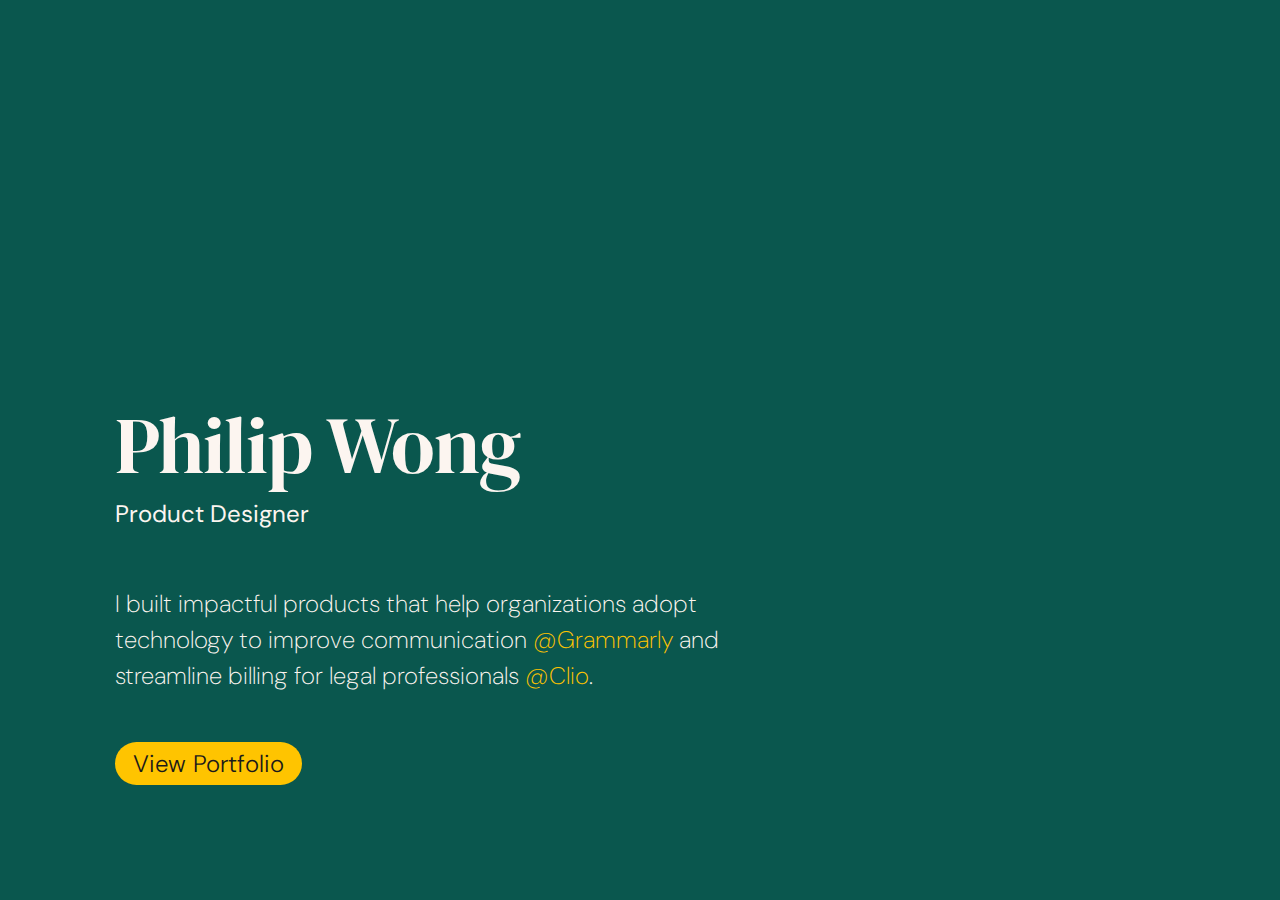
<file: index.html>
<html>
	<head>
		<title>Philip Wong | Product Designer</title>
    <meta name="viewport" content="width=device-width, initial-scale=1" />
    <link rel="icon" href="data:image/svg+xml,<svg xmlns=%22http://www.w3.org/2000/svg%22 viewBox=%220 0 100 100%22><text y=%22.9em%22 font-size=%2290%22>👀q</text></svg>">

		<link rel="preconnect" href="https://fonts.googleapis.com">
		<link rel="preconnect" href="https://fonts.gstatic.com" crossorigin>
		<link href="https://fonts.googleapis.com/css2?family=DM+Sans:opsz,wght@9..40,100..1000&family=DM+Serif+Display&display=swap" rel="stylesheet">
		<style>

			* {
				font-family: 'DM Sans', sans-serif;
				font-weight: normal;
				font-size:1em;
				line-height:1em;
				margin:0;
			}

			*::selection{
				background: #FFC400;
				color:#1a1a1a;
			}

			.cover-container{
				color: #FCF5F0;
		    	display: flex;
				flex-direction: column;
					padding:9vw;
			max-width: 650px;
			align-self:flex-end;
			}

			
			body{
				background: #0A574E;
				display:flex;
			}



			h1 {
				font-size:  5em;
				font-weight:normal;
				line-height: 1.0975;
				font-family: 'DM Serif Display', serif;
				letter-spacing: -1px;
			}


			h3{
				font-size: 1.5em;
				line-height:2em;
			}

			
			p {
				font-size:1.5em;
				line-height:1.5;
				font-weight:200;
				font-optical-sizing: auto;
				margin:2em 0 2em;
			}

a {
	color:#ffc400;
	text-decoration: none;
	font-weight:inherit;
}

a:hover{
	text-decoration: underline;
}
			






.resume{
	font-size: 1.5em;
	line-height:1.3;    
    border-radius: 2em;
    text-decoration: none;
    padding: 0.25em .75em;
    color: #1a1a1a;
    display:inline-block;
    font-weight:300;
    background:#ffc400;
    width:auto;
}

.resume:hover{
	background:#53867F;
	color:#FCF5F0;
	border-color:#53867F;
	position: relative;
	top:1px;
	left:1px;
	box-shadow: 0px 0.125em 0.3125em rgba(26, 26, 26, 0.4);
	text-decoration:none;
}

@media only screen and (max-width: 600px) {
	html {
		font-size:13px;
	}

	h1{
		font-size:4em;
	}
}


		</style>
	</head>
	<body>
		<div class="cover-container">
			<h1>Philip Wong</h1>
			<h3>Product Designer</h3>
			<p>I built impactful products that help organizations adopt technology to improve communication <a href="https://www.grammarly.com" target="_blank">@Grammarly</a> and streamline billing for legal professionals <a href="https://www.clio.com" target="_blank">@Clio</a>.</p>
			<div class="mobile">
				<a class="resume" href="/download/Philip-Wong-Portfolio-2025.pdf">View Portfolio</a>
			</div>
		</div>
		</body>
</html>
</file>
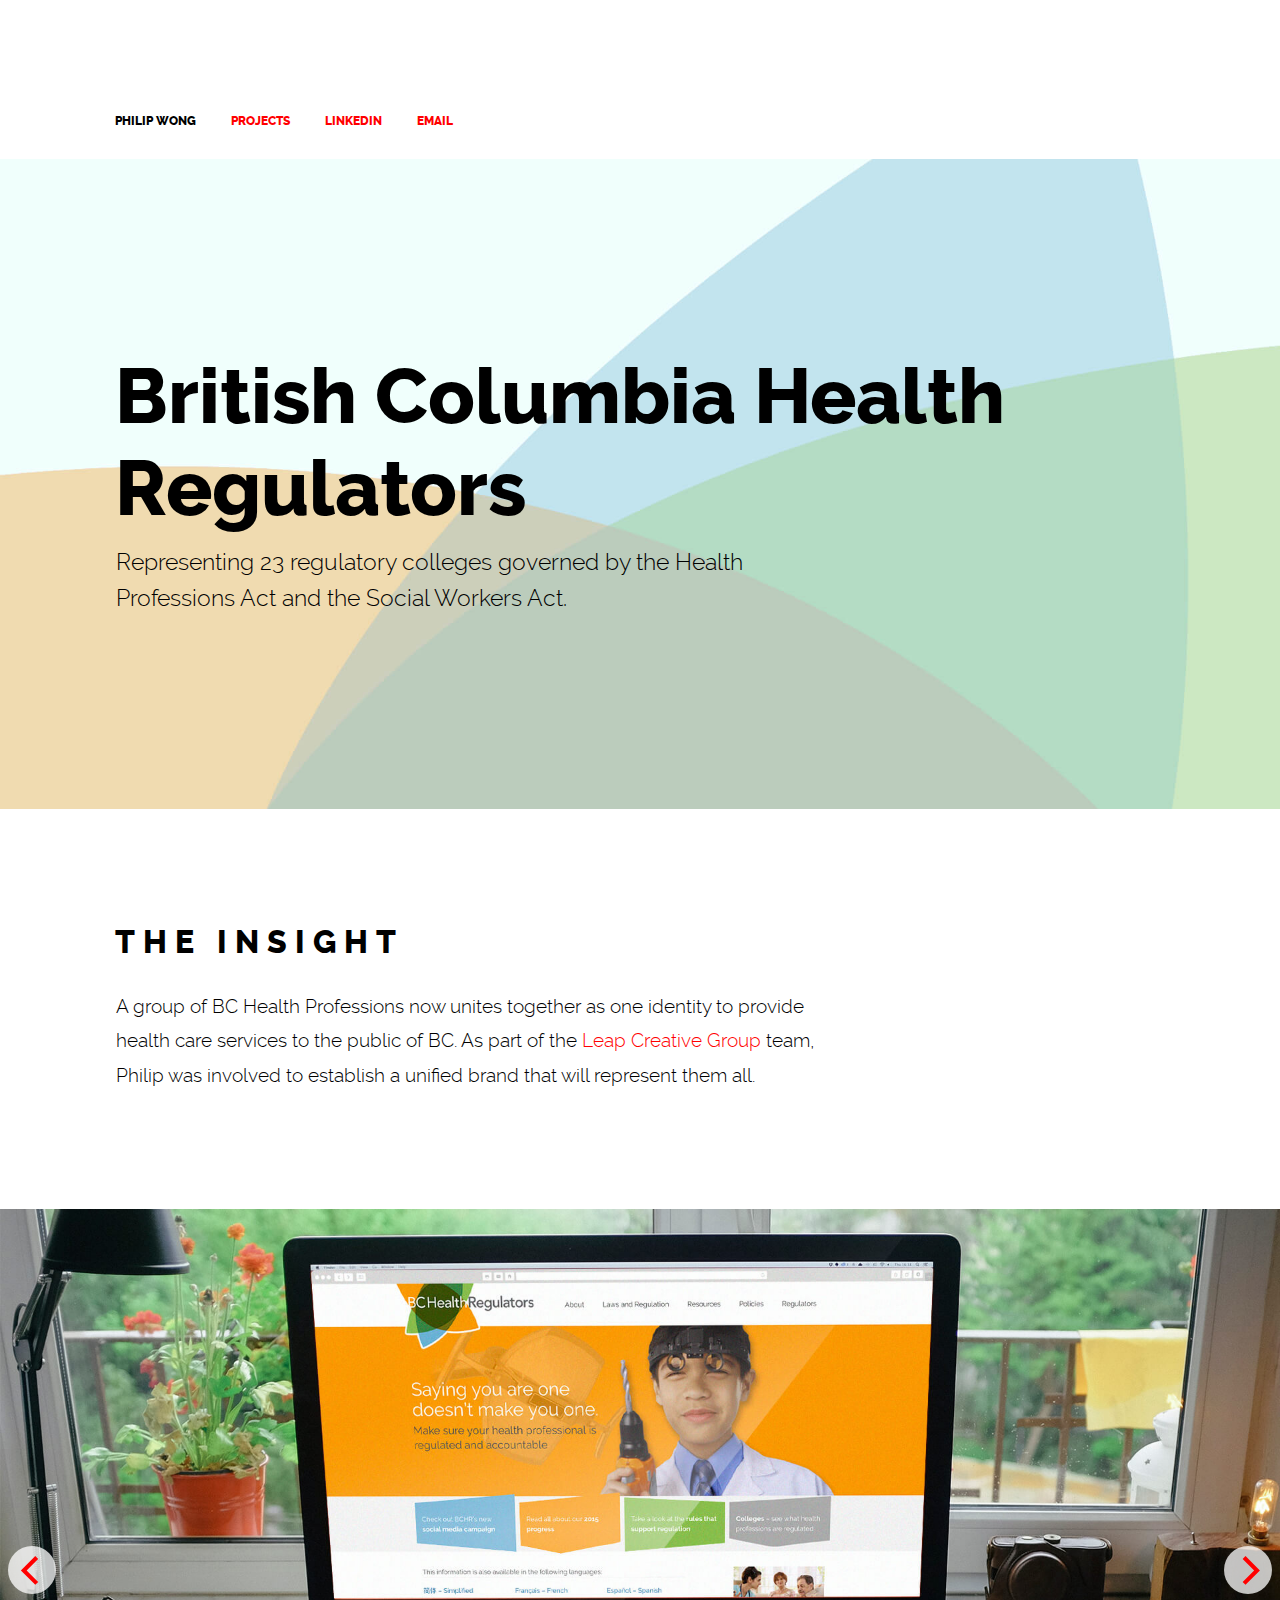
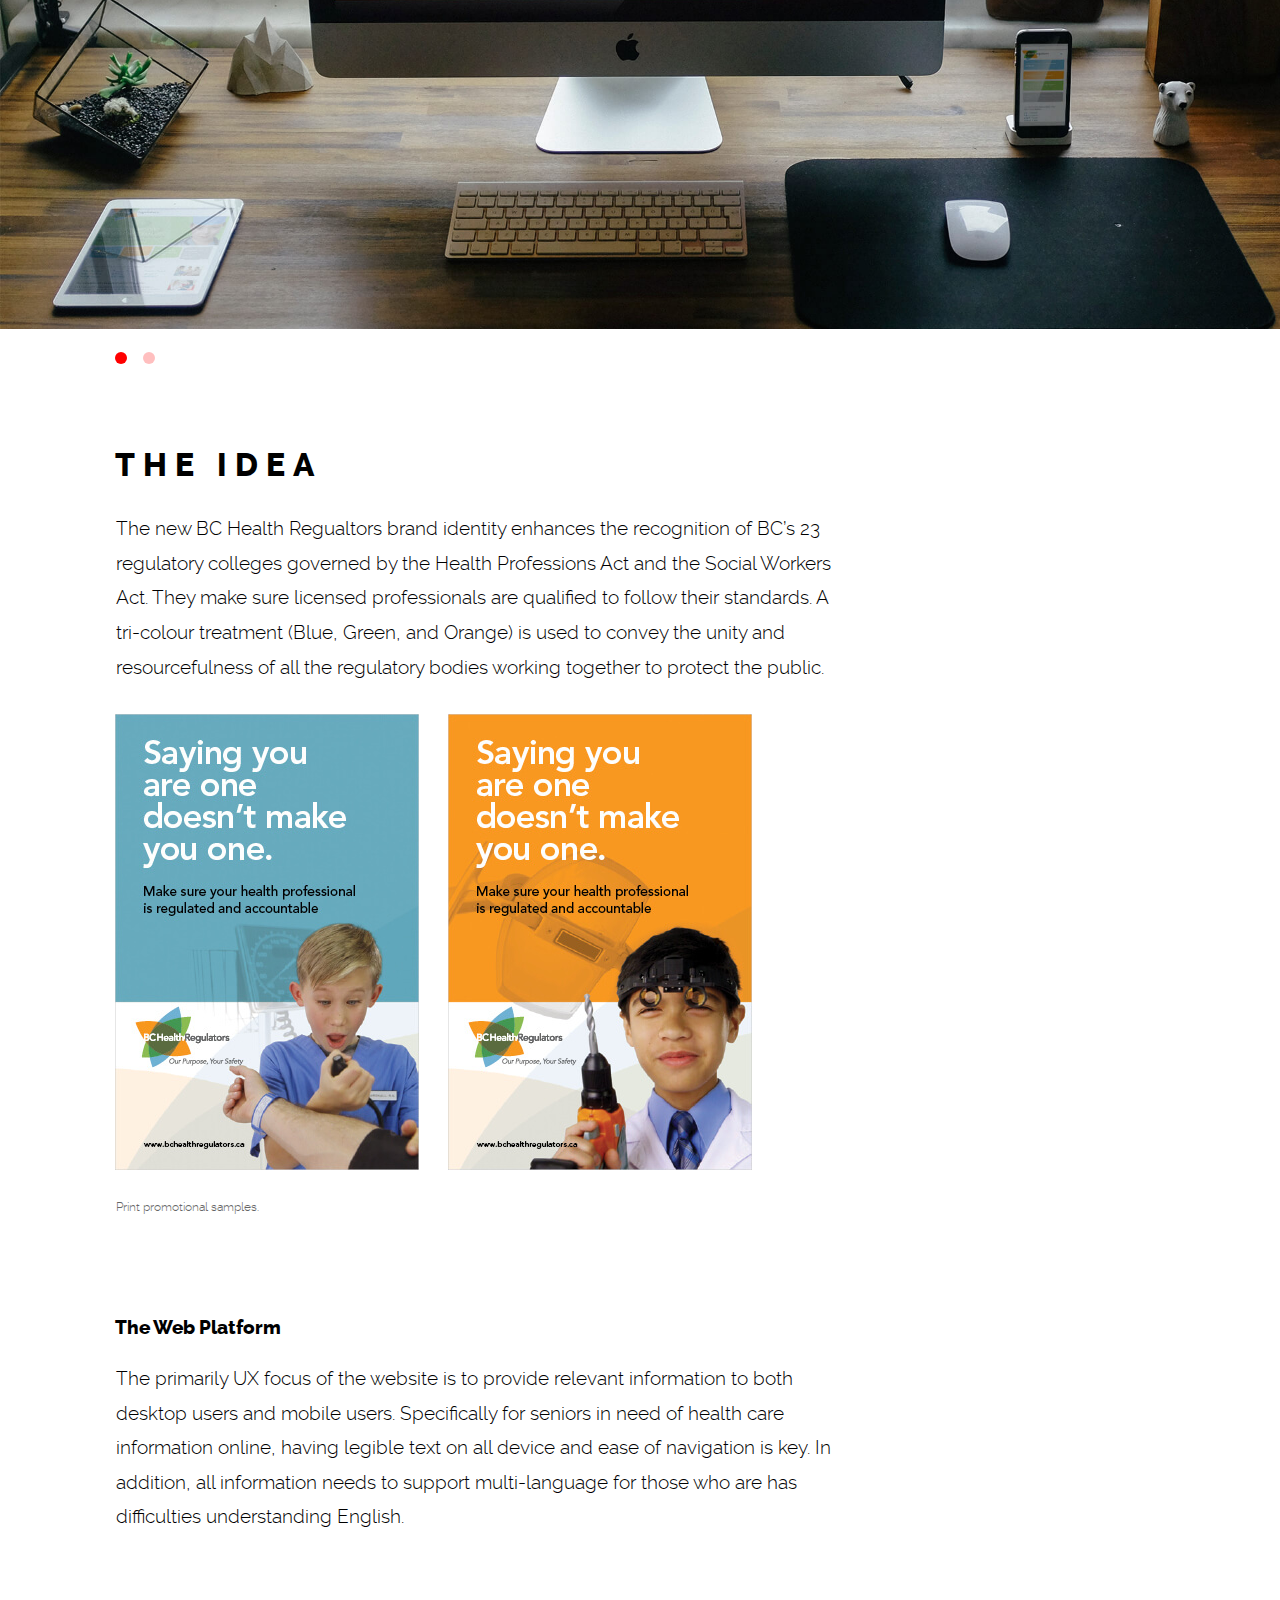
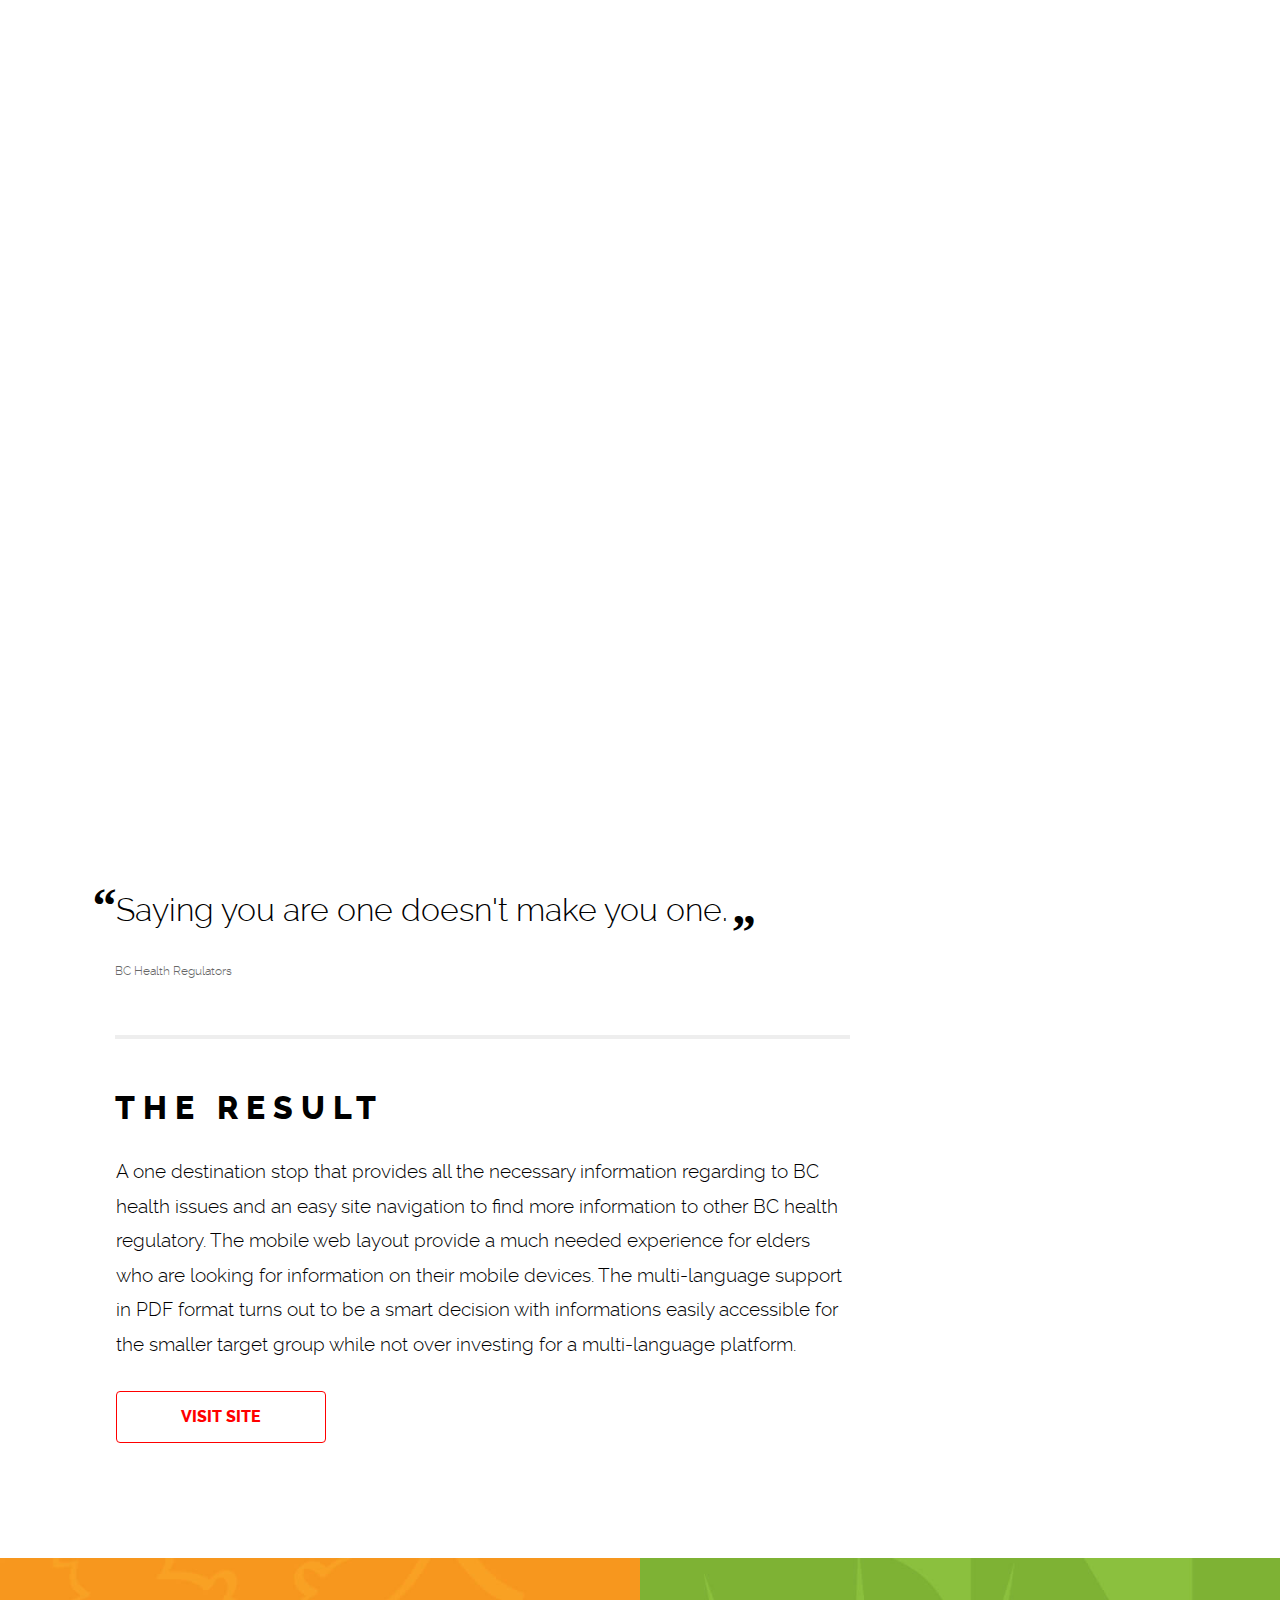
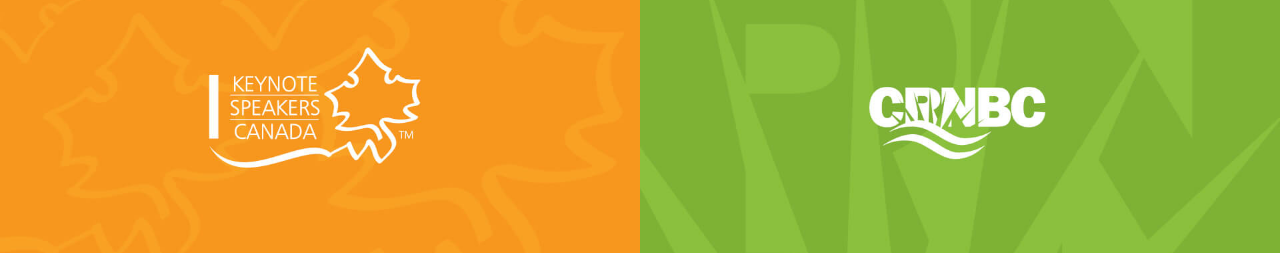
<file: portfolio/bc-health-regulators.html>
<!DOCTYPE html>
<html lang="en">
	<head>
		<title>
			BC Health Regulators | Philip Wong is an experienced UI/UX designer working in Vancouver BC
		</title>
		<meta name="viewport" content="width=device-width, initial-scale=1, maximum-scale=1" />
		<meta charset="UTF-8">
		<link rel="stylesheet" type="text/css" href="css/style.min.css">
		<link rel="icon" type="image/ico" href="img/favicon.ico">
	</head>

	<body class="bchr">

		<header id="Top">
			<nav class="nav-content-wrapper-label">
				<a href="index.html" class="black">Philip Wong</a>
				<a id="menu-button" class="pull-right">
					<span class="message-menu">Menu</span>
					<span class="message-close">Close</span>
				</a>
				<ul class="menu-list">
					<li><a class="menu-link" href="index.html#work">Projects</a></li>
					<li><a class="menu-link" target="_blank" href="https://ca.linkedin.com/in/philipwong67">LinkedIn</a></li>
					<li><a class="menu-link" href="mailto:pwon67@gmail.com">Email</a></li>
				</ul>
			</nav>
		</header>

		<div class="body-wrapper">
			<section class="hero-wrapper black" style="background-image: url('img/bchr-hero.jpg');">
				<div class="content-wrapper">
					<h1 class="headline">
						British Columbia Health Regulators
					</h1>
					<p class="no-margin-bottom">
						Representing 23 regulatory colleges governed by the Health Professions Act and the Social Workers Act.
					</p>
				</div>
			</section>

			<section id="content">
				<div class="content-wrapper">
					<h2>The Insight</h2>
					<p class="no-margin-bottom">
						A group of BC Health Professions now unites together as one identity to provide health care services to the public of BC. As part of the <a href="http://www.leapcreative.com" target="_blank">Leap Creative Group</a> team, Philip was involved to establish a unified brand that will represent them all.
					</p>
				</div>
			
				<div class="gallery js-flickity" data-flickity-options='{ "wrapAround": true, "imagesLoaded": true}'>
				  	<div class="gallery-cell">
						<picture>
					  		<source srcset="img/bchr-feature-1.jpg" media="(min-width: 1025px)">
							<img src="img/bchr-feature-1-m.jpg" alt="Bc Health Regulators website on different devices">
						</picture>
					</div>
					<div class="gallery-cell">
						<picture>
						    <source srcset="img/bchr-feature-2.jpg">
					    	<img src="img/bchr-13.jpg" alt="Bc Health Regulators website on Mobile">
						</picture>
					</div>
				</div>
				
				<div class="content-wrapper">
					<h2>The Idea</h2>
					<p>
						The new BC Health Regualtors brand identity enhances the recognition of BC’s 23 regulatory colleges governed by the Health Professions Act and the Social Workers Act. They make sure licensed professionals are qualified to follow their standards. A tri-colour treatment (Blue, Green, and Orange) is used to convey the unity and resourcefulness of all the regulatory bodies working together to protect the public. 
					</p>
					<div class="images-wrapper">
						<img src="img/bchr-thumb-1.jpg" alt="BCHR Poster 1" />
						<img src="img/bchr-thumb-2.jpg" alt="BCHR Poster 2" />
						<p class="images-caption no-margin-bottom">
							Print promotional samples.
						</p>
					</div>
					<h3>The Web Platform</h3>
					<p class="no-margin-bottom"> 
						The primarily UX focus of the website is to provide relevant information to both desktop users and mobile users. Specifically for seniors in need of health care information online, having legible text on all device and ease of navigation is key. In addition, all information needs to support multi-language for those who are has difficulties understanding English. 
					</p>
				</div>
				<div class="video-wrapper">
					<iframe src="https://player.vimeo.com/video/141340146?title=0&byline=0&portrait=0" width="500" height="281" frameborder="0" webkitallowfullscreen mozallowfullscreen allowfullscreen></iframe>
				</div>
				<div class="content-wrapper">
					<blockquote>
						<p>
							Saying you are one doesn't make you one.
						</p>
						<footer class="blockquote-caption">BC Health Regulators</footer>
					</blockquote>
					<h2>The Result</h2>
					<p> 
						A one destination stop that provides all the necessary information regarding to BC health issues and an easy site navigation to find more information to other BC health regulatory. The mobile web layout provide a much needed experience for elders who are looking for information on their mobile devices. The multi-language support in PDF format turns out to be a smart decision with informations easily accessible for the smaller target group while not over investing for a multi-language platform.
					</p>
					<p class="no-margin-bottom"> 
						<a class="btn" href="http://www.bchealthregulators.ca" target="_blank"><strong>Visit Site</strong></a>
					</p>
				</div>
			</section>

			<footer class="bottom-projects-wrapper">
				<figure class="project-wrapper">
					<picture>
						<source class="project-thumbnail" srcset="img/keynote.jpg" media="(min-width:1025px)">
						<source class="project-thumbnail" srcset="img/keynote-t.jpg" media="(min-width:569px)">
						<img class="project-thumbnail" src="img/keynote-m.jpg">
					</picture>
					<a href="keynote-speakers-canada.html" class="project-desc">
						<figcaption>
							<p class="project-label">		
								Web Design
							</p>
							<p class="project-title">
								Keynote Speakers Canada
							</p>
							<p class="project-link">						
								Learn more.
							</p>
						</figcaption>
					</a>
				</figure>
				<figure class="project-wrapper">
					<picture>
						<source class="project-thumbnail" srcset="img/crnbc.jpg" media="(min-width:1025px)">
						<source class="project-thumbnail" srcset="img/crnbc-t.jpg" media="(min-width:569px)">
						<img class="project-thumbnail" src="img/crnbc-m.jpg">
					</picture>
					<a href="crnbc.html" class="project-desc">
						<figcaption >
							<p class="project-label">		
								Application Design
							</p>
							<p class="project-title">
								College of Registered Nurses in BC
							</p>
							<p class="project-link">
								Learn more.
							</p>
						</figcaption>
					</a>
				</figure>
			</footer>

		</div><!--End of Body Wrapper-->	

		<script src="js/jquery.min.js"></script>	
	</body>
</html>
</file>
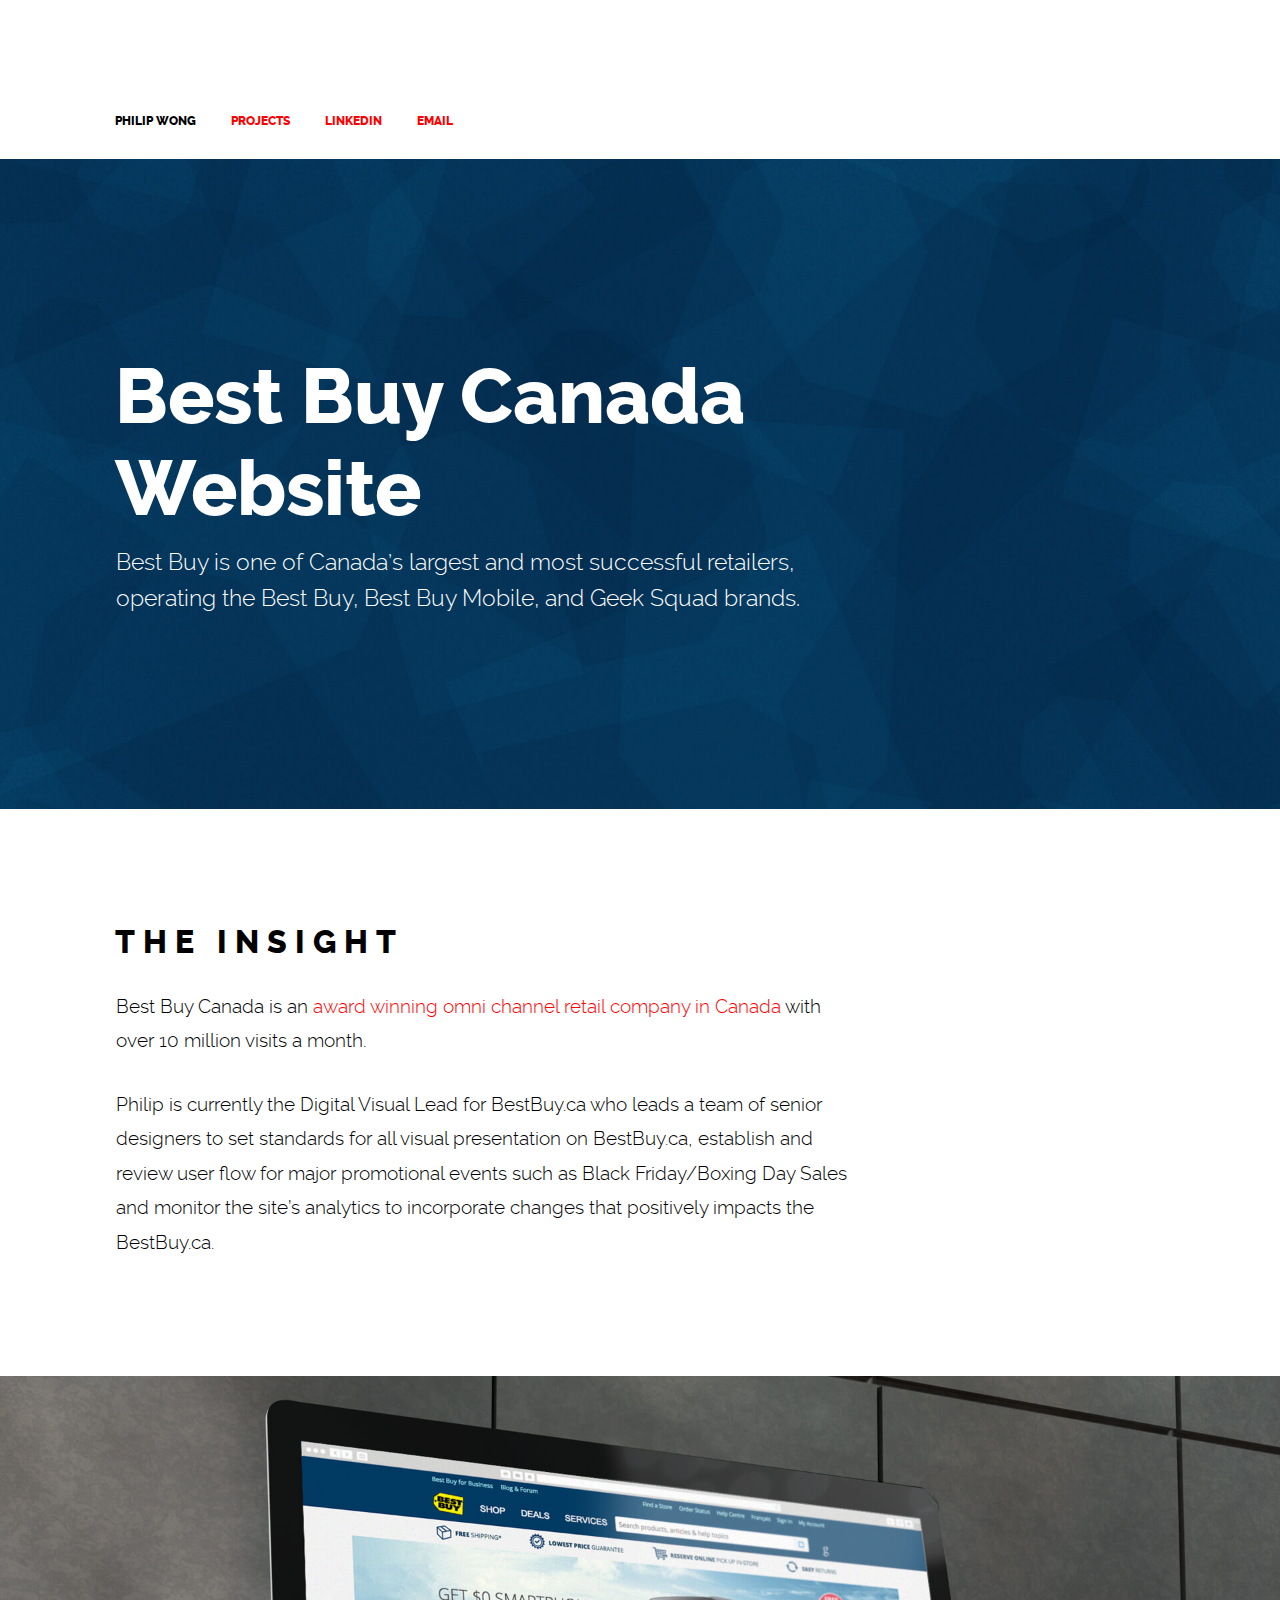
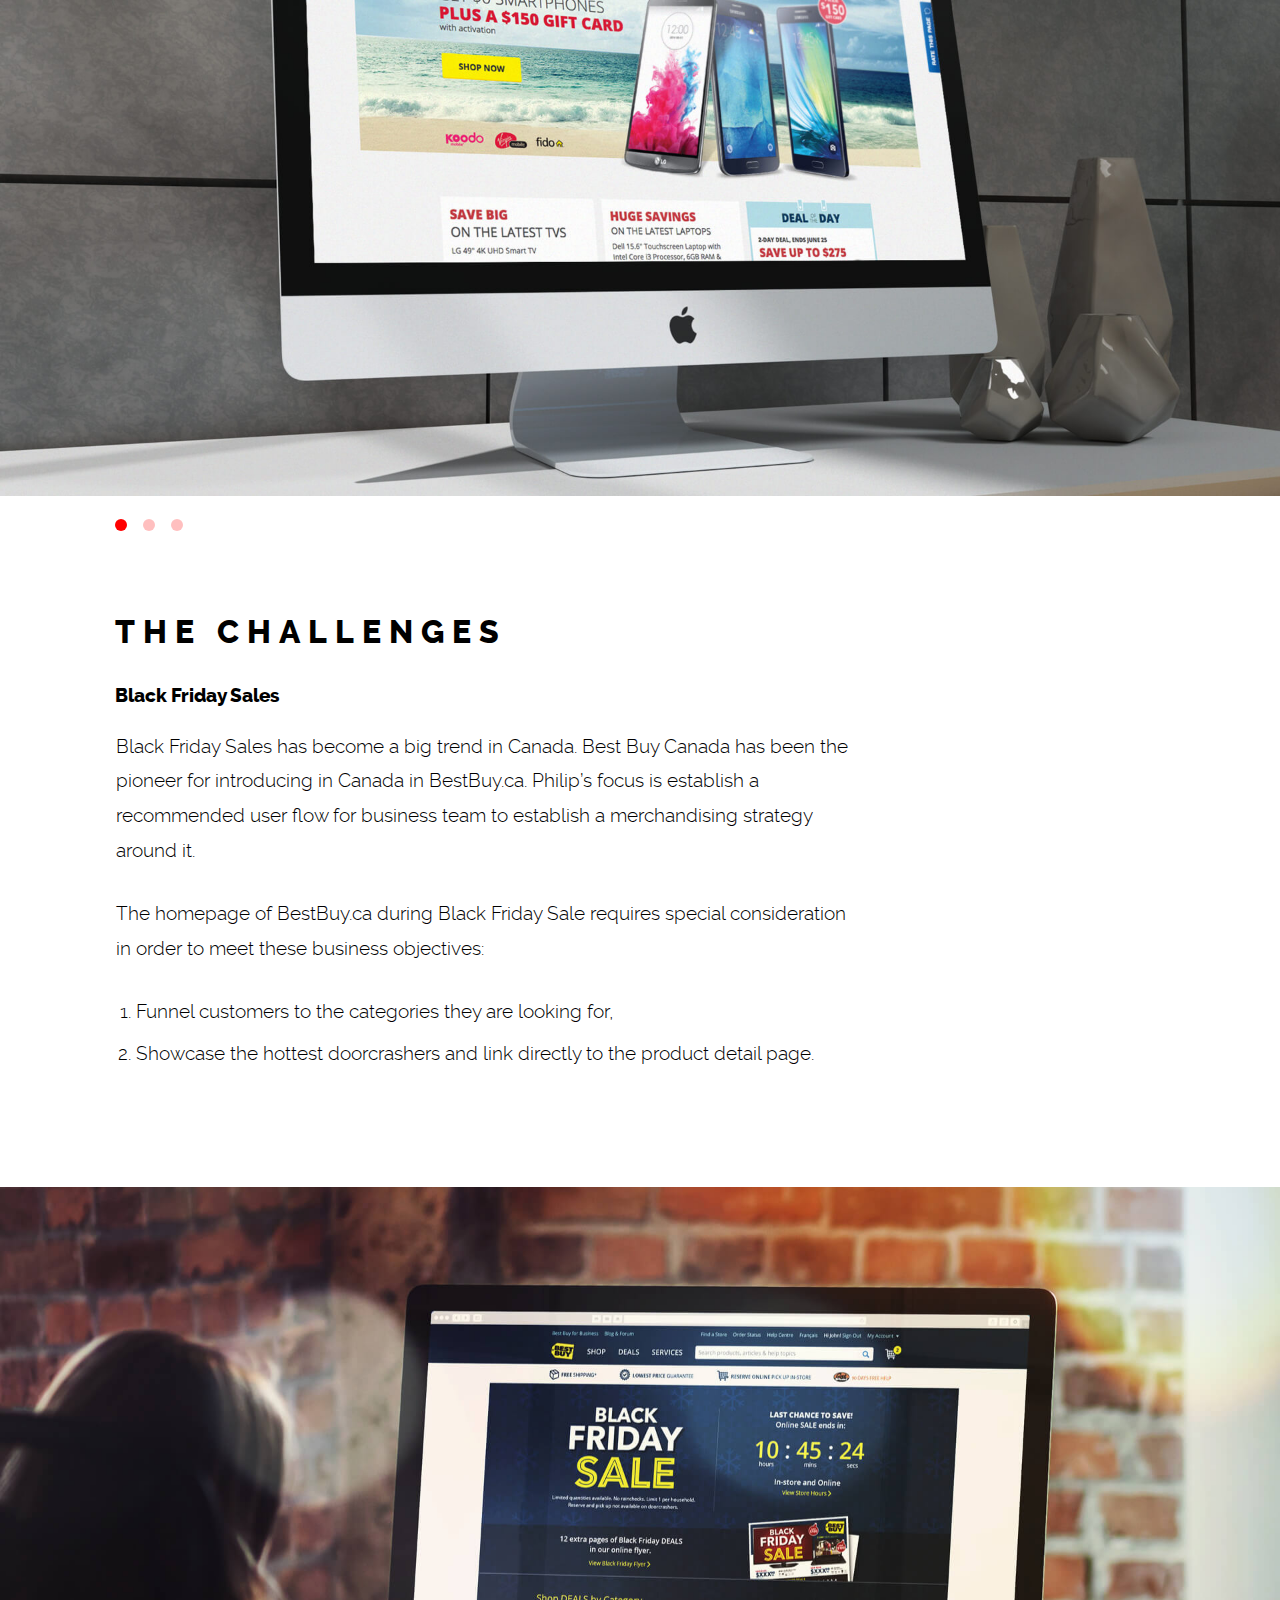
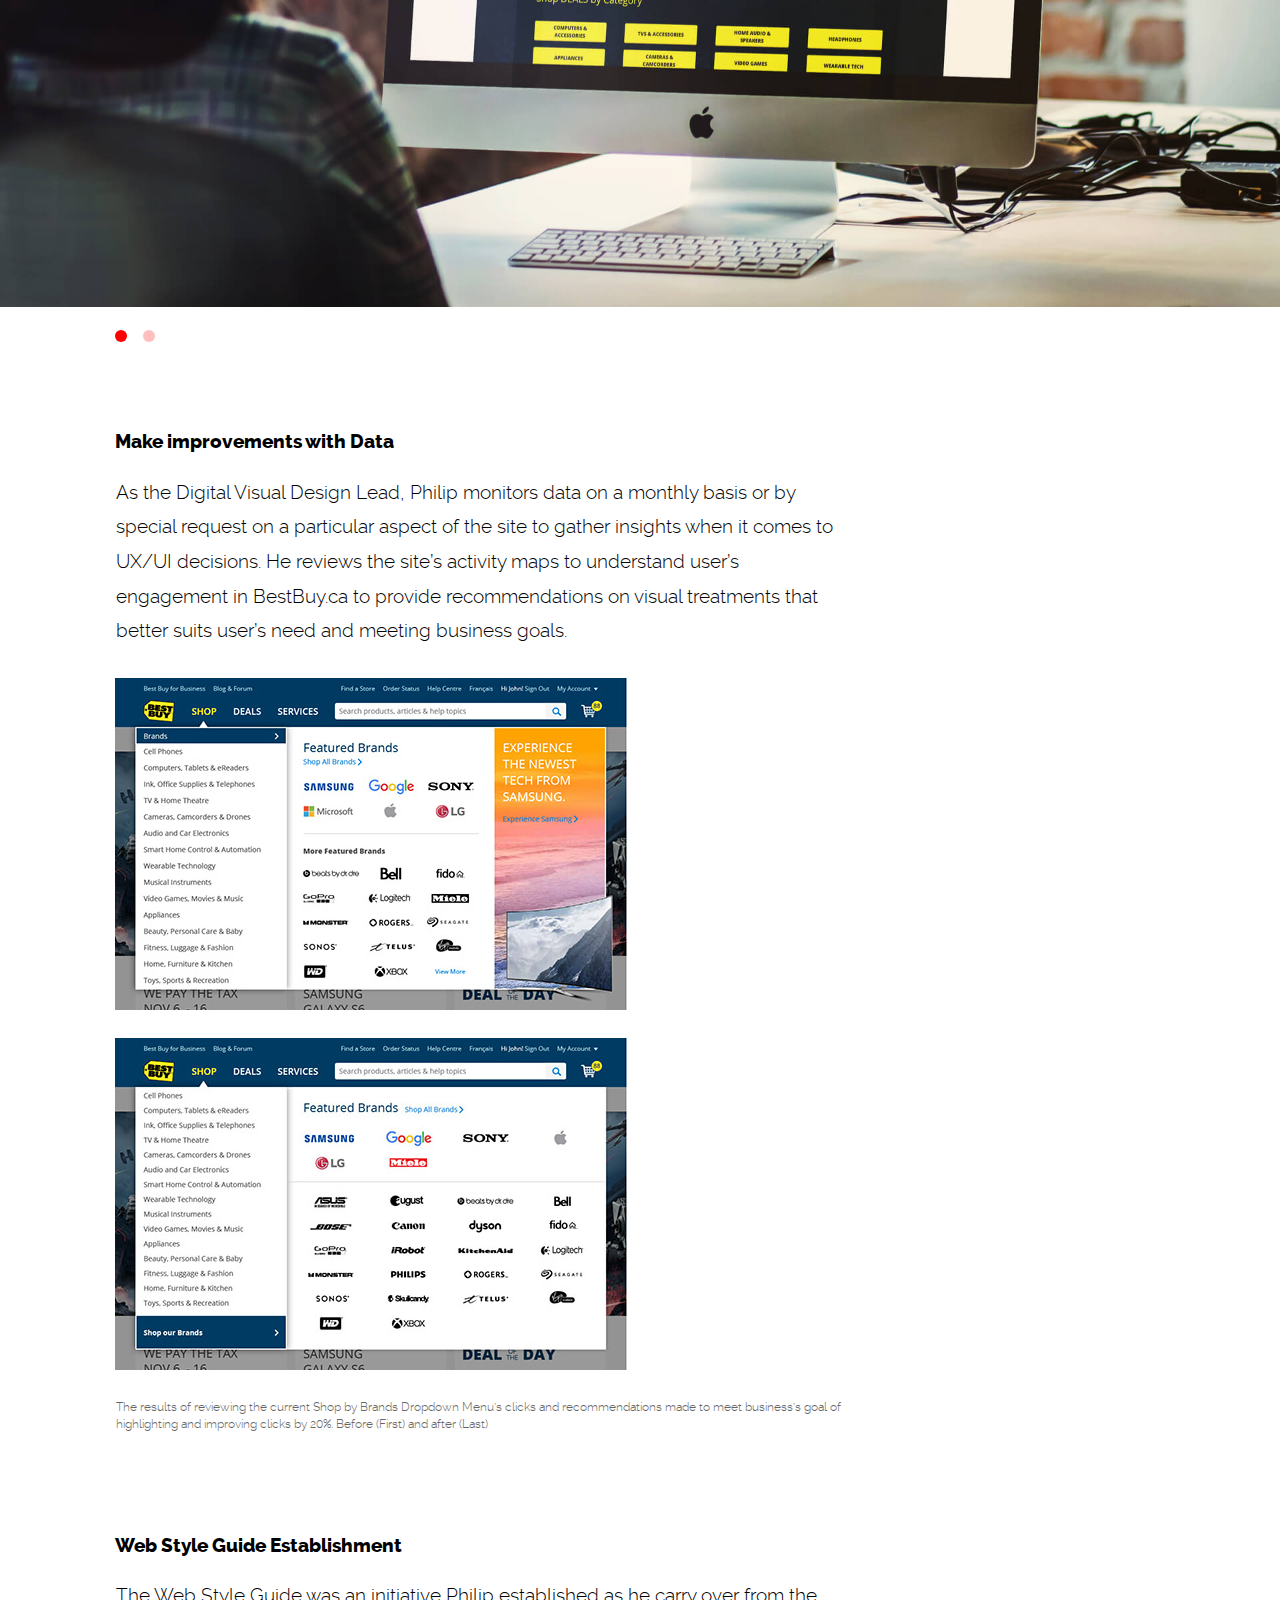
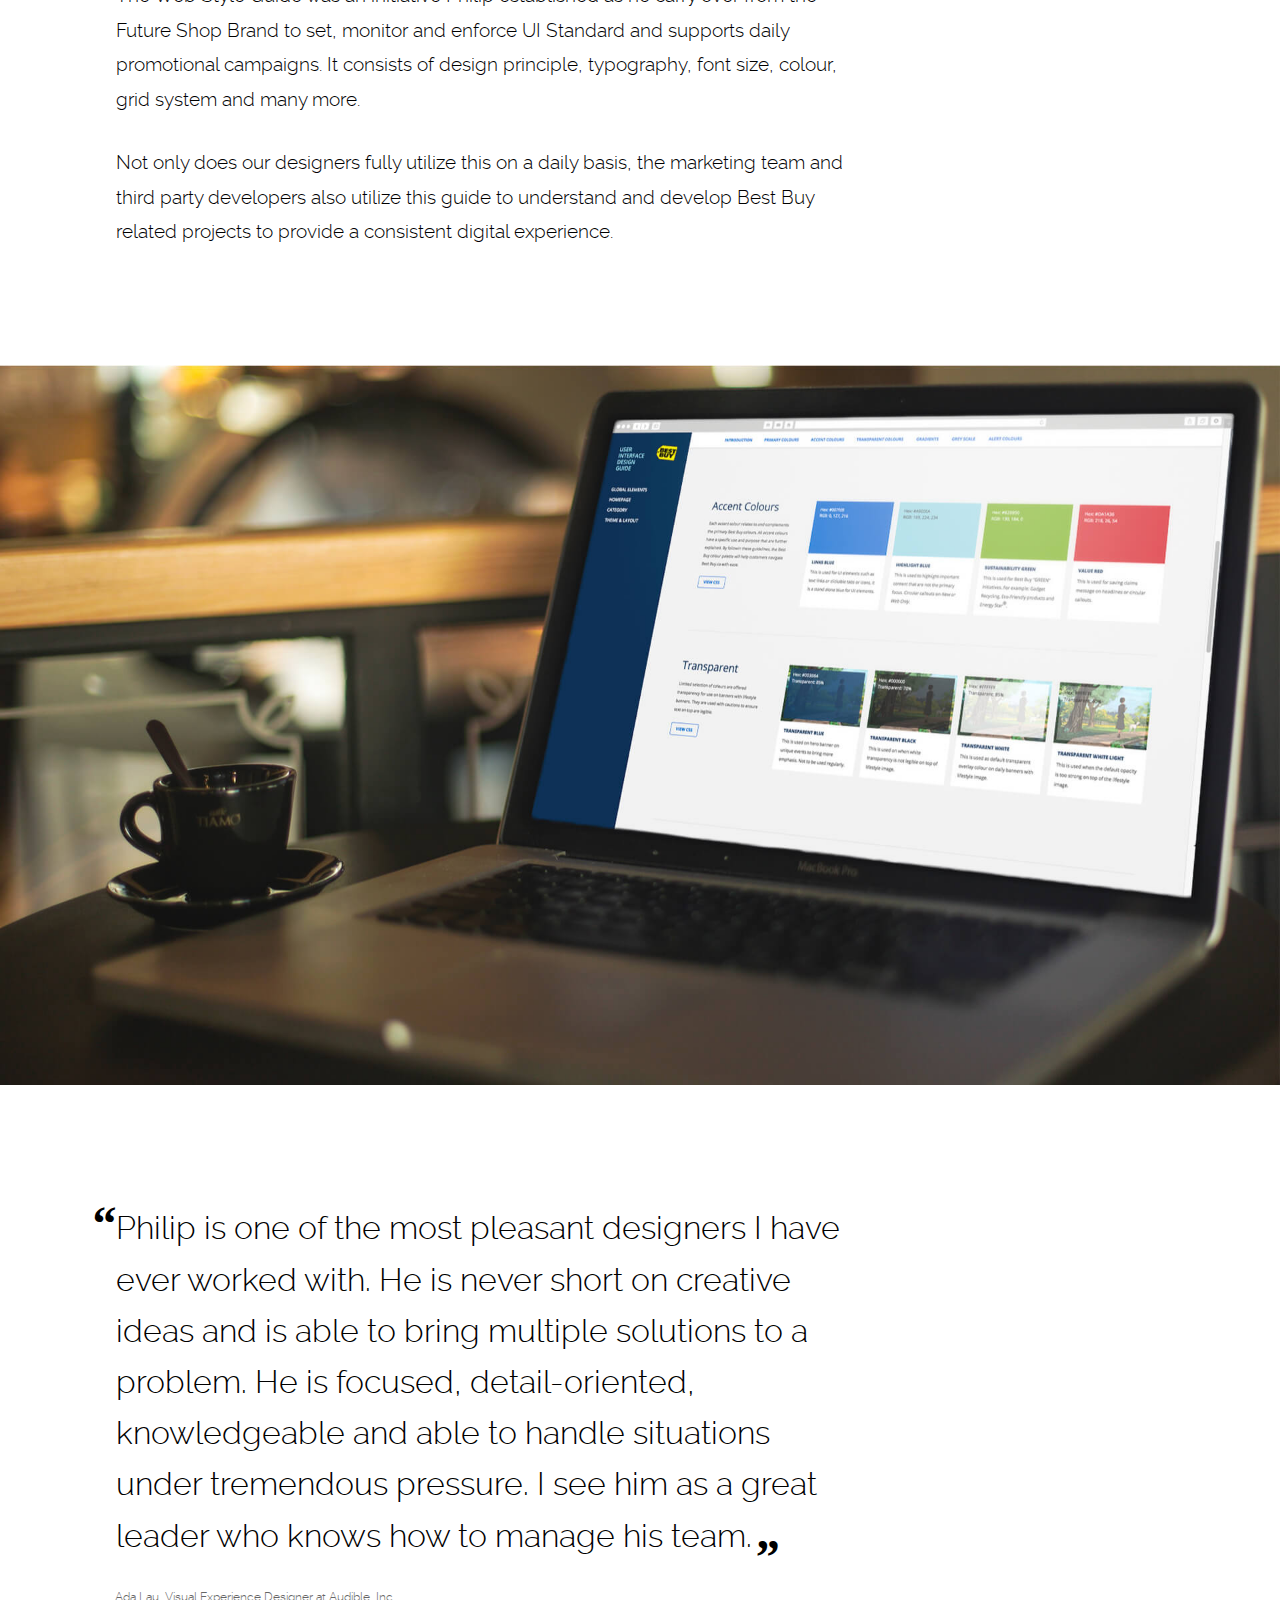
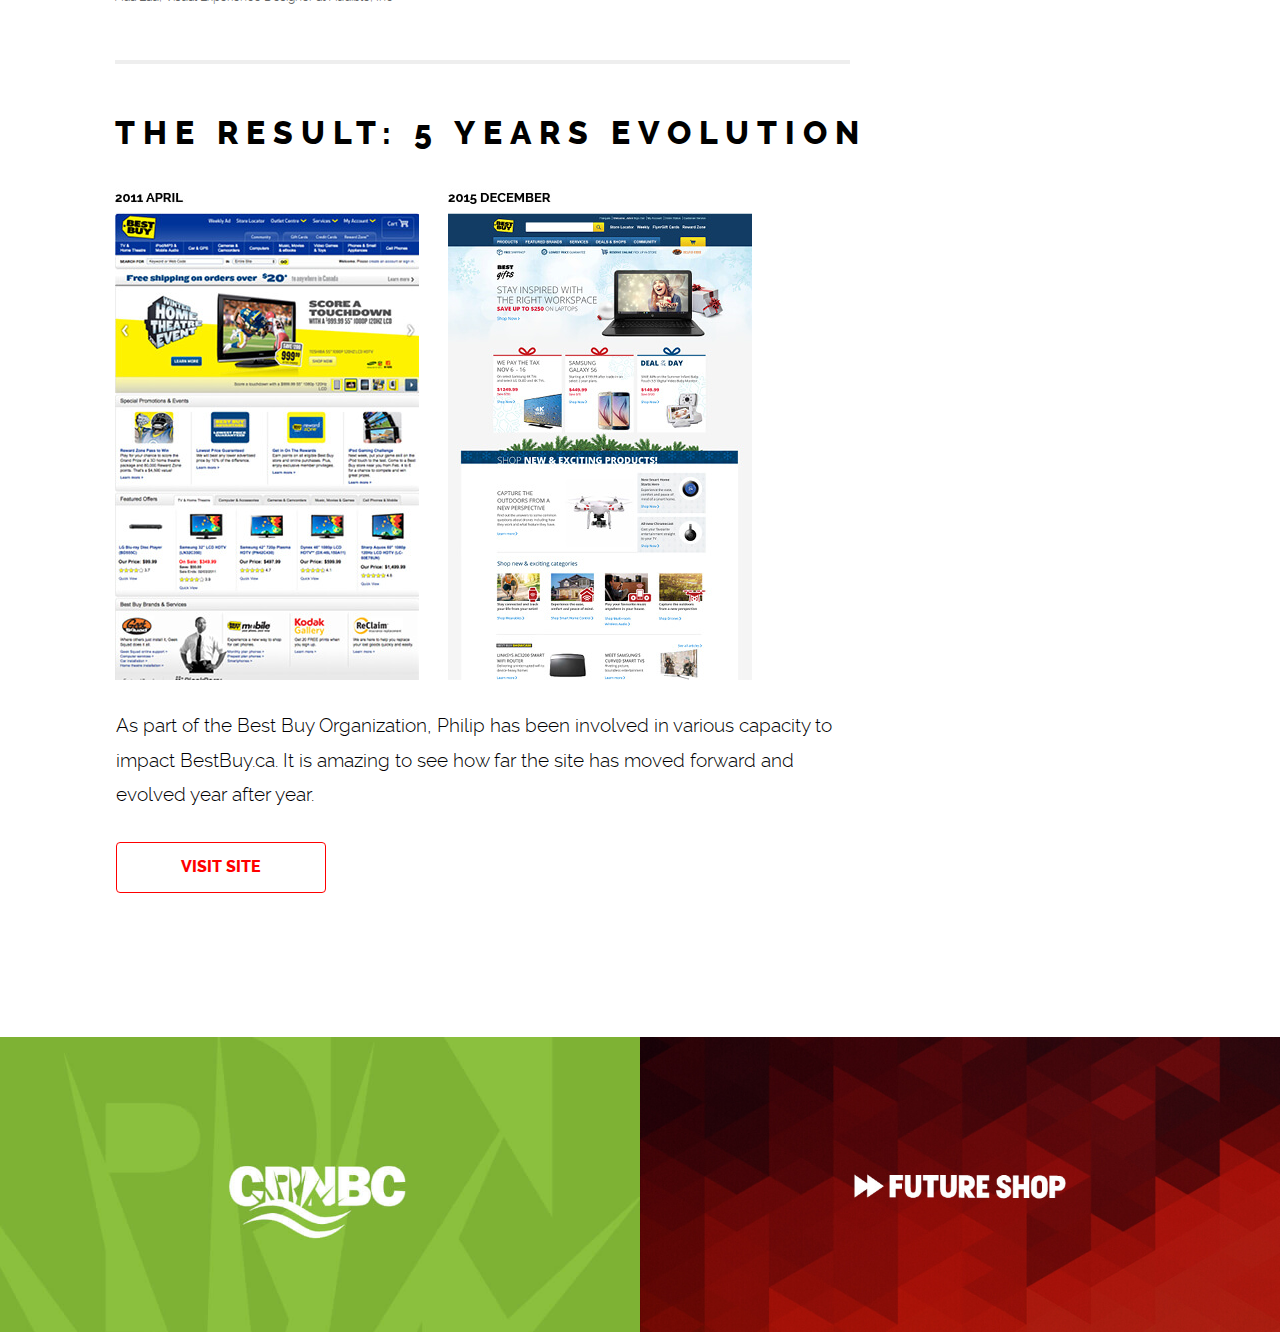
<file: portfolio/bestbuy.html>
<!DOCTYPE html>
<html lang="en">
	<head>
		<title>
			Best Buy Website | Philip Wong is an experienced UI/UX designer working in Vancouver BC
		</title>
		<meta name="viewport" content="width=device-width, initial-scale=1, maximum-scale=1" />
		<meta charset="UTF-8">
		<link rel="stylesheet" type="text/css" href="css/style.min.css">
		<link rel="icon" type="image/ico" href="img/favicon.ico">
	</head>

	<body class="bestbuy">
		
		<header id="Top">
			<nav class="nav-content-wrapper-label">
				<a href="index.html" class="black">Philip Wong</a>
				<a id="menu-button" class="pull-right">
					<span class="message-menu">Menu</span>
					<span class="message-close">Close</span>
				</a>
				<ul class="menu-list">
					<li><a class="menu-link" href="index.html#work">Projects</a></li>
					<li><a class="menu-link" target="_blank" href="https://ca.linkedin.com/in/philipwong67">LinkedIn</a></li>
					<li><a class="menu-link" href="mailto:pwon67@gmail.com">Email</a></li>
				</ul>
			</nav>
		</header>

		<div class="body-wrapper">
			<section class="hero-wrapper" style="background-image: url('img/bby-hero.jpg'); color:rgba(255,255,255,1);">
				<div class="content-wrapper">
					<h1 class="headline">
						Best Buy Canada <br/>Website
					</h1>
					<p class="no-margin-bottom" style="colour:rgba(255,255,255,1)">
						Best Buy is one of Canada’s largest and most successful retailers, operating the Best Buy, Best Buy Mobile, and Geek Squad brands. 
					</p>
				</div>
			</section>

			<section id="content">
				<div class="content-wrapper">
					<h2>The Insight</h2>
					<p>
						Best Buy Canada is an <a href="http://plug-in.bestbuy.ca/t5/Visit-the-Plug-in-Blog/Best-Buy-Canada-Named-Best-Omni-Channel-Retailer-at-2015-Canada/ba-p/128988" target="_blank">award winning omni channel retail company in Canada</a> with over 10 million visits a month. 
					</p>
					<p class="no-margin-bottom">
						Philip is currently the Digital Visual Lead for BestBuy.ca who leads a team of senior designers to set standards for all visual presentation on BestBuy.ca, establish and review user flow for major promotional events such as Black Friday/Boxing Day Sales and monitor the site’s analytics to incorporate changes that positively impacts the BestBuy.ca. 
					</p>
				</div>
			
				<div class="gallery js-flickity" data-flickity-options='{ "wrapAround": true, "prevNextButtons": false, "imagesLoaded": true}'>
				  <div class="gallery-cell">
				  	<picture>
					    <source srcset="img/bby-feature-1.jpg">
					    <img src="img/bby-feature-1.jpg" alt="BestBuy.ca large size layout">
					</picture>
				  </div>
				  <div class="gallery-cell">
						<picture>
						    <source srcset="img/bby-feature-2.jpg">
					    	<img src="img/bby-feature-2.jpg" alt="BestBuy.ca small size layout">
						</picture>
					</div>
					<div class="gallery-cell">
						<picture>
						    <source srcset="img/bby-feature-3.jpg">
					    	<img src="img/bby-feature-3.jpg" alt="BestBuy.ca Category Page">
						</picture>
					</div>
				</div>
				
				<div class="content-wrapper">
					<h2>The Challenges</h2>
					<h3>Black Friday Sales</h3>
					<p>
						Black Friday Sales has become a big trend in Canada. Best Buy Canada has been the pioneer for introducing in Canada in BestBuy.ca. Philip’s focus is establish a recommended user flow for business team to establish a merchandising strategy around it. 
					</p>
					<p> 
						The homepage of BestBuy.ca during Black Friday Sale requires special consideration in order to meet these business objectives:
					</p>
					<ol class="listing">
						<li>
							Funnel customers to the categories they are looking for,
						</li>
						<li class="no-margin-bottom">
							Showcase the hottest doorcrashers and link directly to the product detail page.
						</li>
					</ol>
				</div>
				<div class="gallery js-flickity" data-flickity-options='{ "wrapAround": true, "prevNextButtons": false, "imagesLoaded": true}'>
				  	<div class="gallery-cell">
						<picture>
						    <source srcset="img/bby-feature-4.jpg">
							<img src="img/bby-feature-4.jpg" alt="Black Friday Categories">
						</picture>
					</div>
					<div class="gallery-cell">
						<picture>
					  		<source srcset="img/bby-feature-5.jpg">
							<img src="img/bby-feature-5.jpg" alt="Black Friday Doorcrashers">
						</picture>
					</div>
				</div>
				<div class="content-wrapper">
					<h3>Make improvements with Data</h3>
					<p>
						As the Digital Visual Design Lead, Philip monitors data on a monthly basis or by special request on a particular aspect of the site to gather insights when it comes to UX/UI decisions. He reviews the site’s activity maps to understand user’s engagement in BestBuy.ca to provide recommendations on visual treatments that better suits user’s need and meeting business goals.
					</p>
					<div class="images-wrapper full-images">
						<img src="img/bby-feature-6.jpg" alt="Before Analysis" />
						<img src="img/bby-feature-7.jpg" alt="After Analysis" />
						<p class="images-caption no-margin-bottom">
							The results of reviewing the current Shop by Brands Dropdown Menu’s clicks and recommendations made to meet business’s goal of highlighting and improving clicks by 20%. Before (First) and after (Last)
						</p>
					</div>
					<h3>Web Style Guide Establishment</h3>
					<p>
						The Web Style Guide was an initiative Philip established as he carry over from the Future Shop Brand to set, monitor and enforce UI Standard and supports daily promotional campaigns. It consists of design principle, typography, font size, colour, grid system and many more. 
					</p>
					<p class="no-margin-bottom"> 
						Not only does our designers fully utilize this on a daily basis, the marketing team and third party developers also utilize this guide to understand and develop Best Buy related projects to provide a consistent digital experience. 
					</p>
				</div>
				<div class="gallery">
				  	<div class="gallery-cell">
						<picture>
						    <source srcset="img/bby-feature-8.jpg">
							<img src="img/bby-feature-8.jpg" alt="Sample of Colour Palette from Style Guide">
						</picture>
					</div>
				</div>
				<div class="content-wrapper">
					<blockquote>
						<p>
							Philip is one of the most pleasant designers I have ever worked with. He is never short on creative ideas and is able to bring multiple solutions to a problem. He is focused, detail-oriented, knowledgeable and able to handle situations under tremendous pressure. I see him as a great leader who knows how to manage his team. 
						</p>
						<footer class="blockquote-caption">
							Ada Lau, Visual Experience Designer at Audible, Inc
						</footer>
					</blockquote>
					<h2>The Result: 5 Years evolution</h2>
					<div class="images-wrapper no-margin-bottom">
						<img src="img/bby-feature-10.jpg" alt="2011 Homepage" />
						<img src="img/bby-feature-9.jpg" alt="2016 Homepage" />
					</div>
					<p> 
						As part of the Best Buy Organization, Philip has been involved in various capacity to impact BestBuy.ca. It is amazing to see how far the site has moved forward and evolved year after year.
					</p>
					<p> 
						<a class="btn" href="http://www.bestbuy.ca" target="_blank"><strong>Visit Site</strong></a>
					</p>
				</div>
			</section>

			<footer class="bottom-projects-wrapper">
				<figure class="project-wrapper">
					<picture>
						<source class="project-thumbnail" srcset="img/crnbc.jpg" media="(min-width:1025px)">
						<source class="project-thumbnail" srcset="img/crnbc-t.jpg" media="(min-width:569px)">
						<img class="project-thumbnail" src="img/crnbc-m.jpg">
					</picture>
					<a href="crnbc.html" class="project-desc">
						<figcaption >
							<p class="project-label">		
								Application Design
							</p>
							<p class="project-title">
								College of Registered Nurses in BC
							</p>
							<p class="project-link">
								Learn more.
							</p>
						</figcaption>
					</a>
				</figure>

				<figure class="project-wrapper">
					<picture>
						<source class="project-thumbnail" srcset="img/fs.jpg" media="(min-width:1025px)">
						<source class="project-thumbnail" srcset="img/fs-t.jpg" media="(min-width:569px)">
						<img class="project-thumbnail" src="img/fs-m.jpg">
					</picture>
					<a href="futureshop.html" class="project-desc">
						<figcaption>
							<p class="project-label">
								e-Commerce
							</p>
							<p class="project-title">
								Future Shop Website
							</p>
							<p class="project-link">
								Learn more.
							</p>
						</figcaption>
					</a>
				</figure>
			</footer>
		</div><!--End of Body Wrapper-->	
	
		<script src="js/jquery.min.js"></script>	
	</body>
</html>
</file>
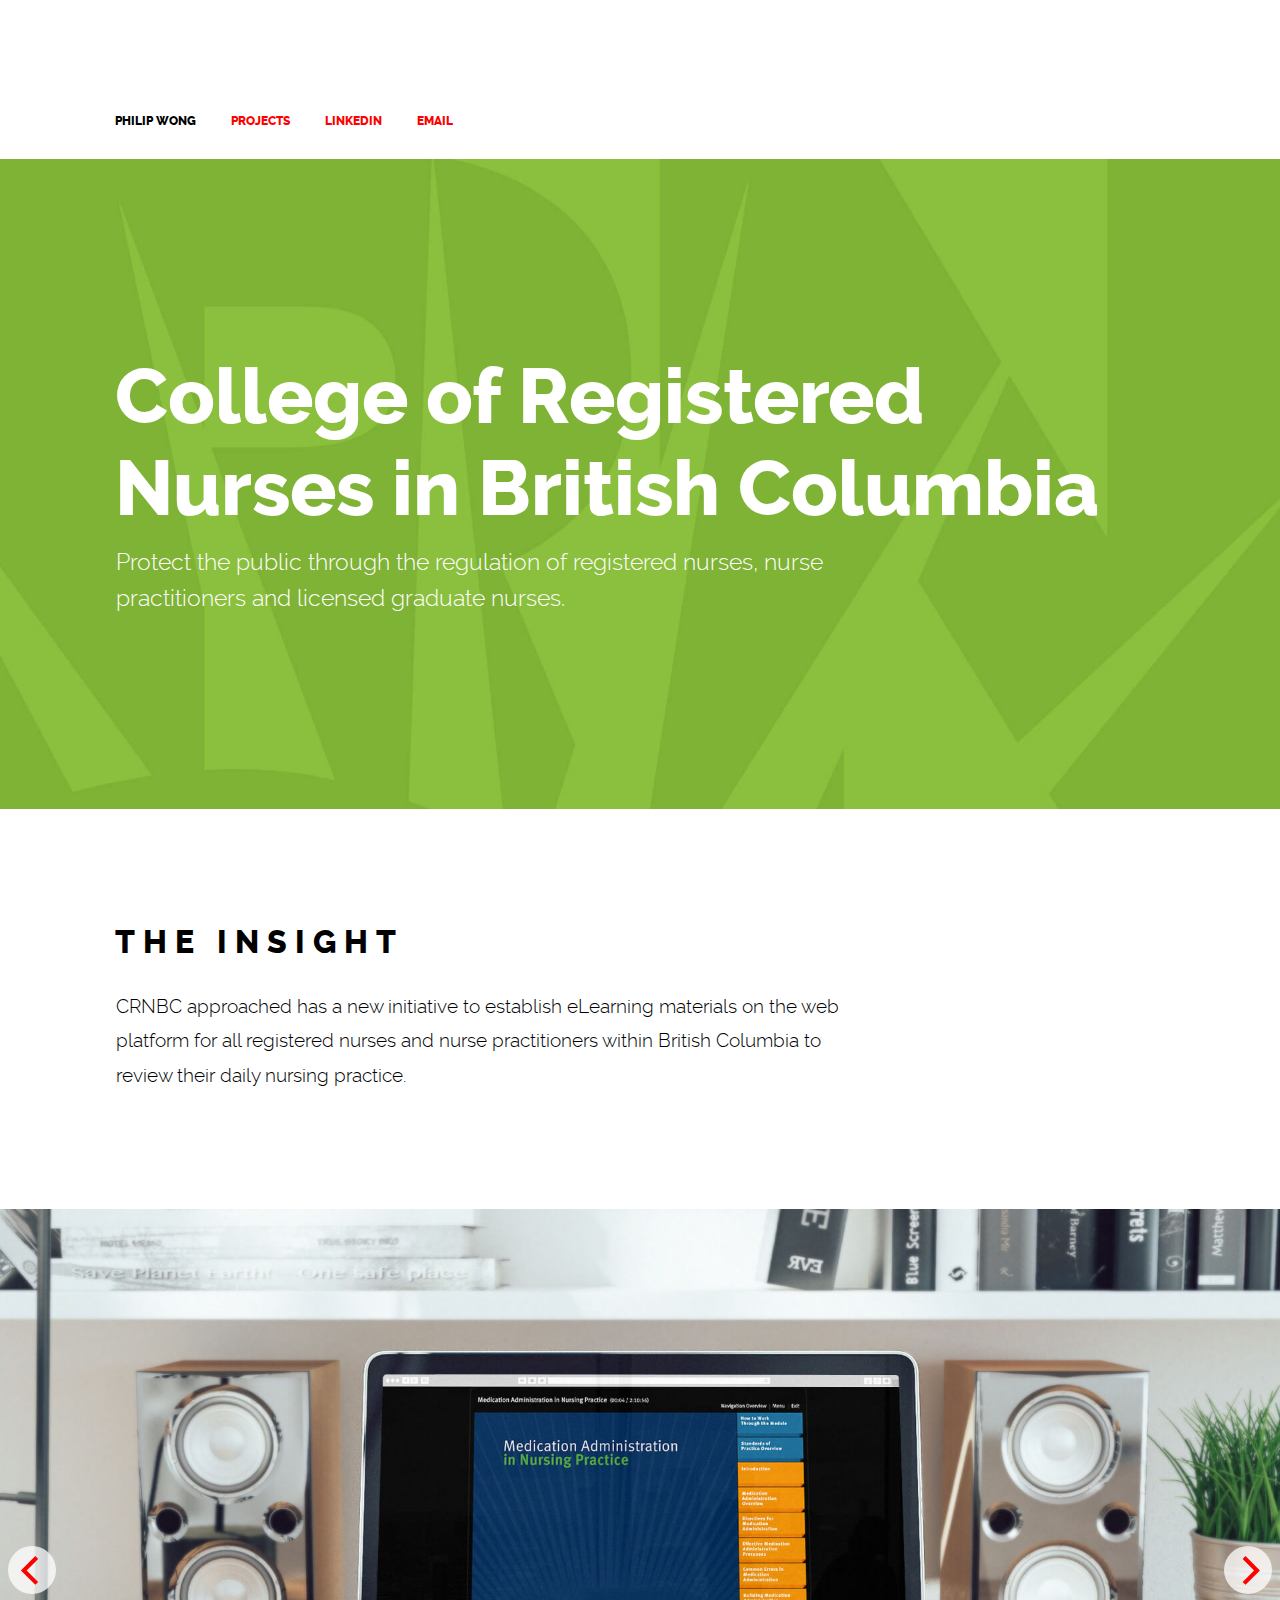
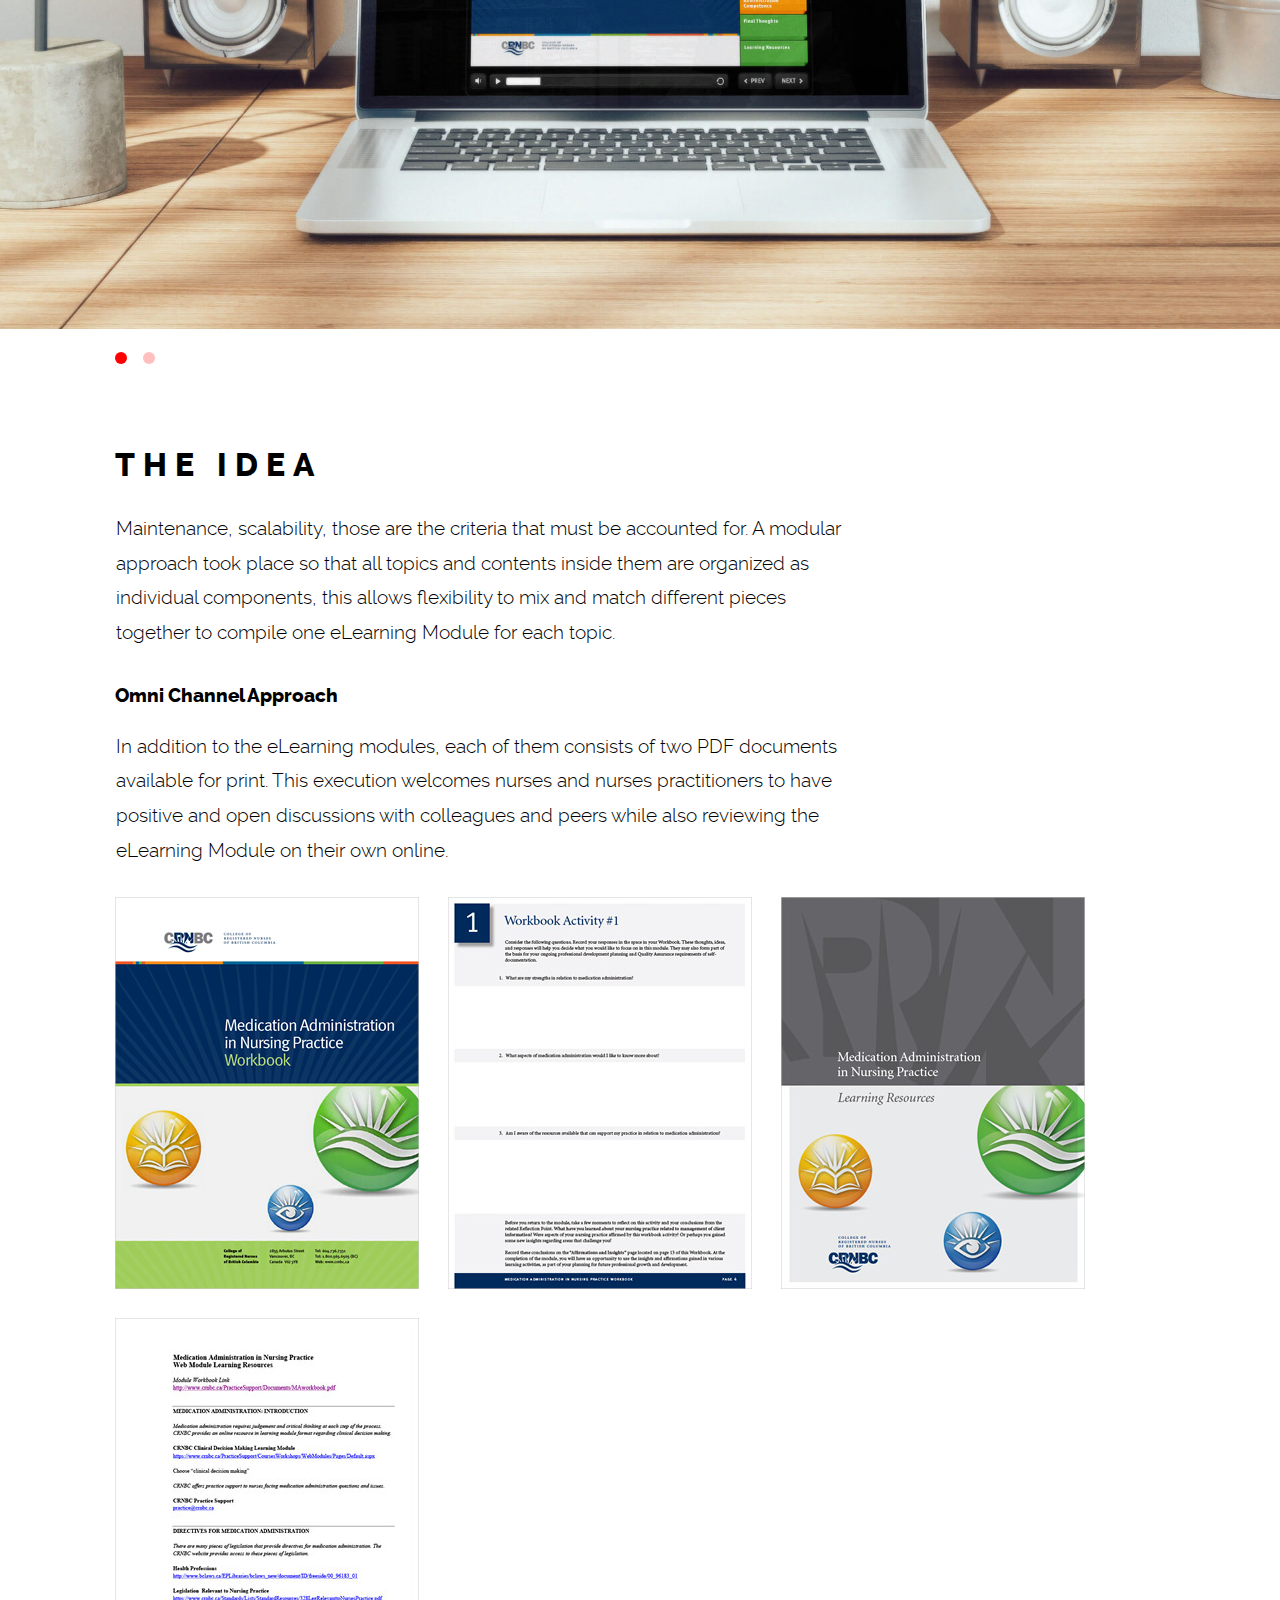
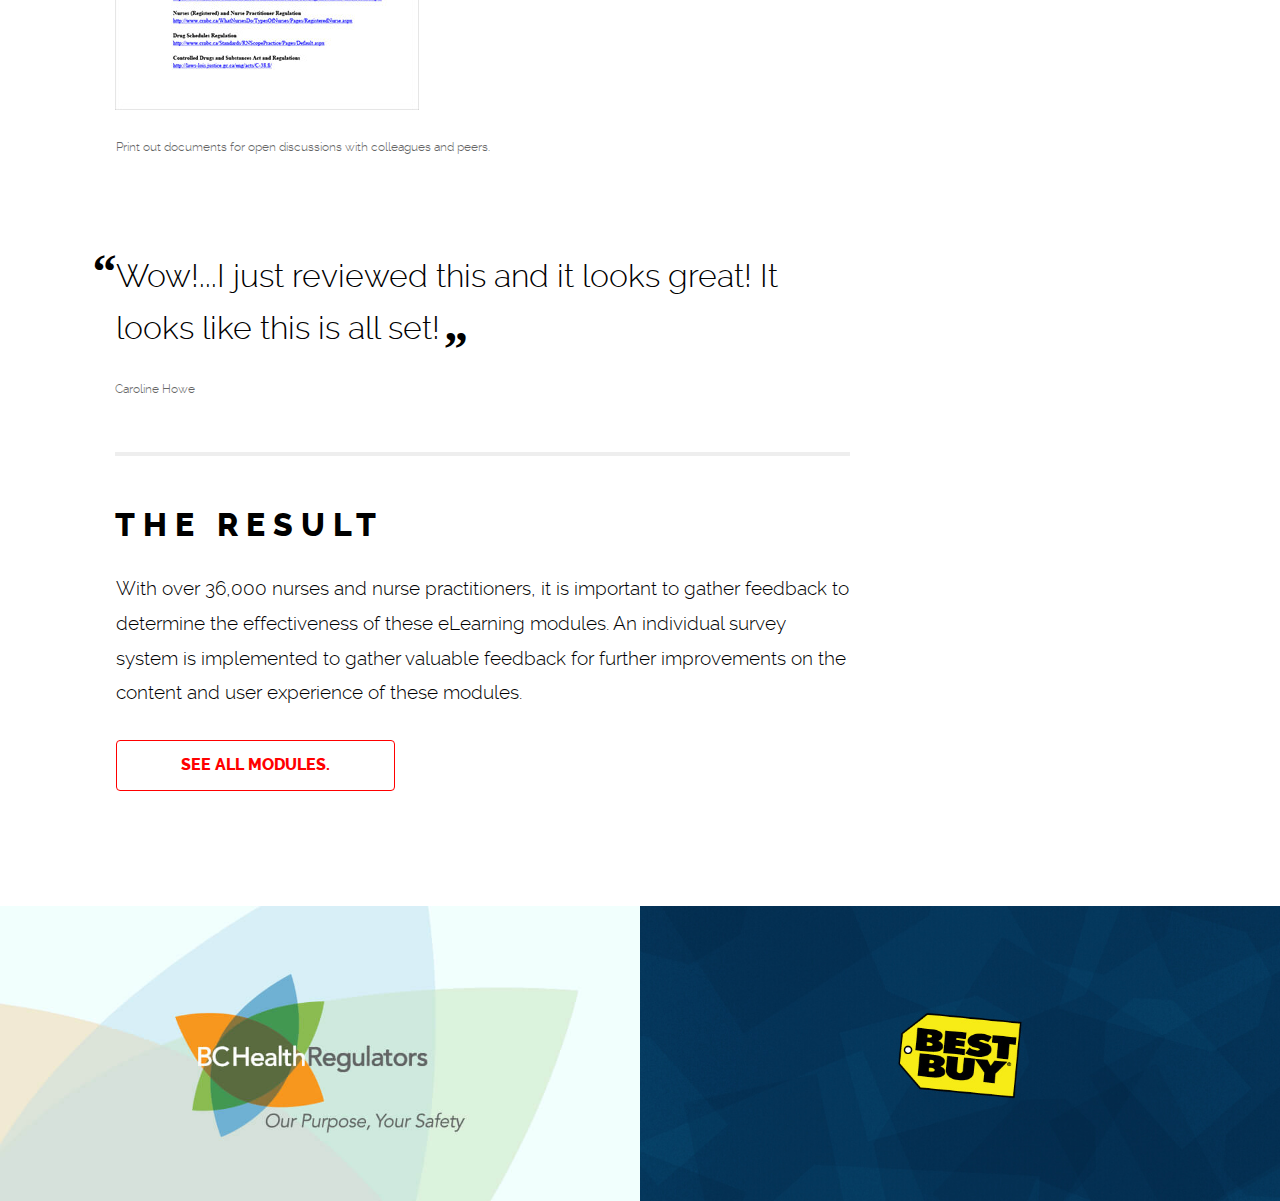
<file: portfolio/crnbc.html>
<!DOCTYPE html>
<html lang="en">
	<head>
		<title>
			CRNBC | Philip Wong is an experienced UI/UX designer working in Vancouver BC
		</title>
		<meta name="viewport" content="width=device-width, initial-scale=1, maximum-scale=1" />
		<meta charset="UTF-8">
		<link rel="stylesheet" type="text/css" href="css/style.min.css">
		<link rel="icon" type="image/ico" href="img/favicon.ico">
	</head>

	<body class="crnbc">

		<header id="Top">
			<nav class="nav-content-wrapper-label">
				<a href="index.html" class="black">Philip Wong</a>
				<a id="menu-button" class="pull-right">
					<span class="message-menu">Menu</span>
					<span class="message-close">Close</span>
				</a>
				<ul class="menu-list">
					<li><a class="menu-link" href="index.html#work">Projects</a></li>
					<li><a class="menu-link" target="_blank" href="https://ca.linkedin.com/in/philipwong67">LinkedIn</a></li>
					<li><a class="menu-link" href="mailto:pwon67@gmail.com">Email</a></li>
				</ul>
			</nav>
		</header>

		<div class="body-wrapper">

			<section class="hero-wrapper" style="background-image: url('img/crnbc-hero.jpg');">
				<div class="content-wrapper">
					<h1 class="headline">
						College of Registered Nurses in British Columbia
					</h1>
					<p class="no-margin-bottom">
						Protect the public through the regulation of registered nurses, nurse practitioners and licensed graduate nurses.
					</p>
				</div>
			</section>

			<section id="content">
				<div class="content-wrapper">
					<h2>The Insight</h2>
					<p class="no-margin-bottom">
						CRNBC approached has a new initiative to establish eLearning materials on the web platform for all registered nurses and nurse practitioners within British Columbia to review their daily nursing practice. 
					</p>
				</div>
			
				<div class="gallery js-flickity" data-flickity-options='{ "wrapAround": true, "imagesLoaded": true}'>
				  	<div class="gallery-cell">
						<picture>
					  		<source srcset="img/crnbc-feature-1.jpg" media="(min-width: 1025px)">
							<img src="img/crnbc-feature-1.jpg" alt="">
						</picture>
					</div>
					<div class="gallery-cell">
						<picture>
					  		<source srcset="img/crnbc-feature-2.jpg" media="(min-width: 1025px)">
							<img src="img/crnbc-feature-2.jpg" alt="">
						</picture>
					</div>
				</div>
				
				<div class="content-wrapper">
					<h2>The Idea</h2>
					<p>
						Maintenance, scalability, those are the criteria that must be accounted for. A modular approach took place so that all topics and contents inside them are organized as individual components, this allows flexibility to mix and match different pieces together to compile one eLearning Module for each topic.
					</p>
					<h3>Omni Channel Approach</h3>
					<p> 
						In addition to the eLearning modules, each of them consists of two PDF documents available for print. This execution welcomes nurses and nurses practitioners to have positive and open discussions with colleagues and peers while also reviewing the eLearning Module on their own online.
					</p>
					<div class="images-wrapper">
						<img src="img/crnbc-wb-1.jpg" alt="Workbook Cover" />
						<img src="img/crnbc-wb-2.jpg" alt="Workbook Activity 1" />
						<img src="img/crnbc-lr-1.jpg" alt="Learning Resources Cover" />
						<img src="img/crnbc-lr-2.jpg" alt="Learning Resources Page 1" />
						<p class="images-caption no-margin-bottom">
							Print out documents for open discussions with colleagues and peers.
						</p>
					</div>
					<blockquote>
						<p>
							Wow!...I just reviewed this and it looks great! It looks like this is all set!
						</p>
						<footer class="blockquote-caption">Caroline Howe</footer>
					</blockquote>
					<h2>The Result</h2>
					<p> 
						With over 36,000 nurses and nurse practitioners, it is important to gather feedback to determine the effectiveness of these eLearning modules. An individual survey system is implemented to gather valuable feedback for further improvements on the content and user experience of these modules.
					</p>
					<p class="no-margin-bottom"> 
						<a class="btn" href="https://www.crnbc.ca/PracticeSupport/CoursesWorkshops/WebModules/Pages/Default.aspx" target="_blank"><strong>See all Modules.</strong></a>
					</p>
				</div>
			</section>

			<footer class="bottom-projects-wrapper">
				<figure class="project-wrapper">
					<picture>
						<source class="project-thumbnail" srcset="img/bchr.jpg" media="(min-width:1025px)">
						<source class="project-thumbnail" srcset="img/bchr-t.jpg" media="(min-width:569px)">
						<img class="project-thumbnail" src="img/bchr-m.jpg">
					</picture>
					<a href="bc-health-regulators.html" class="project-desc">
						<figcaption>
							<p class="project-label">		
								Web Design
							</p>
							<p class="project-title">
								BC Health Regulators
							</p>
							<p class="project-link">
								Learn more.
							</p>
						</figcaption>
					</a>
				</figure>
				<figure class="project-wrapper">
					<picture>
						<source class="project-thumbnail" srcset="img/bby.jpg" media="(min-width:1025px)">
						<source class="project-thumbnail" srcset="img/bby-t.jpg" media="(min-width:569px)">
						<img class="project-thumbnail" src="img/bby-m.jpg">
					</picture>
					<a href="bestbuy.html" class="project-desc">
						<figcaption>
							<p class="project-label">
								e-Commerce
							</p>
							<p class="project-title">
								Best Buy Canada Website
							</p>
							<p class="project-link">
								Learn more.
							</p>
						</figcaption>
					</a>
				</figure>
			</footer>

		</div><!--End of Body Wrapper-->	
	
		<script src="js/jquery.min.js"></script>	
	</body>

</html>
</file>
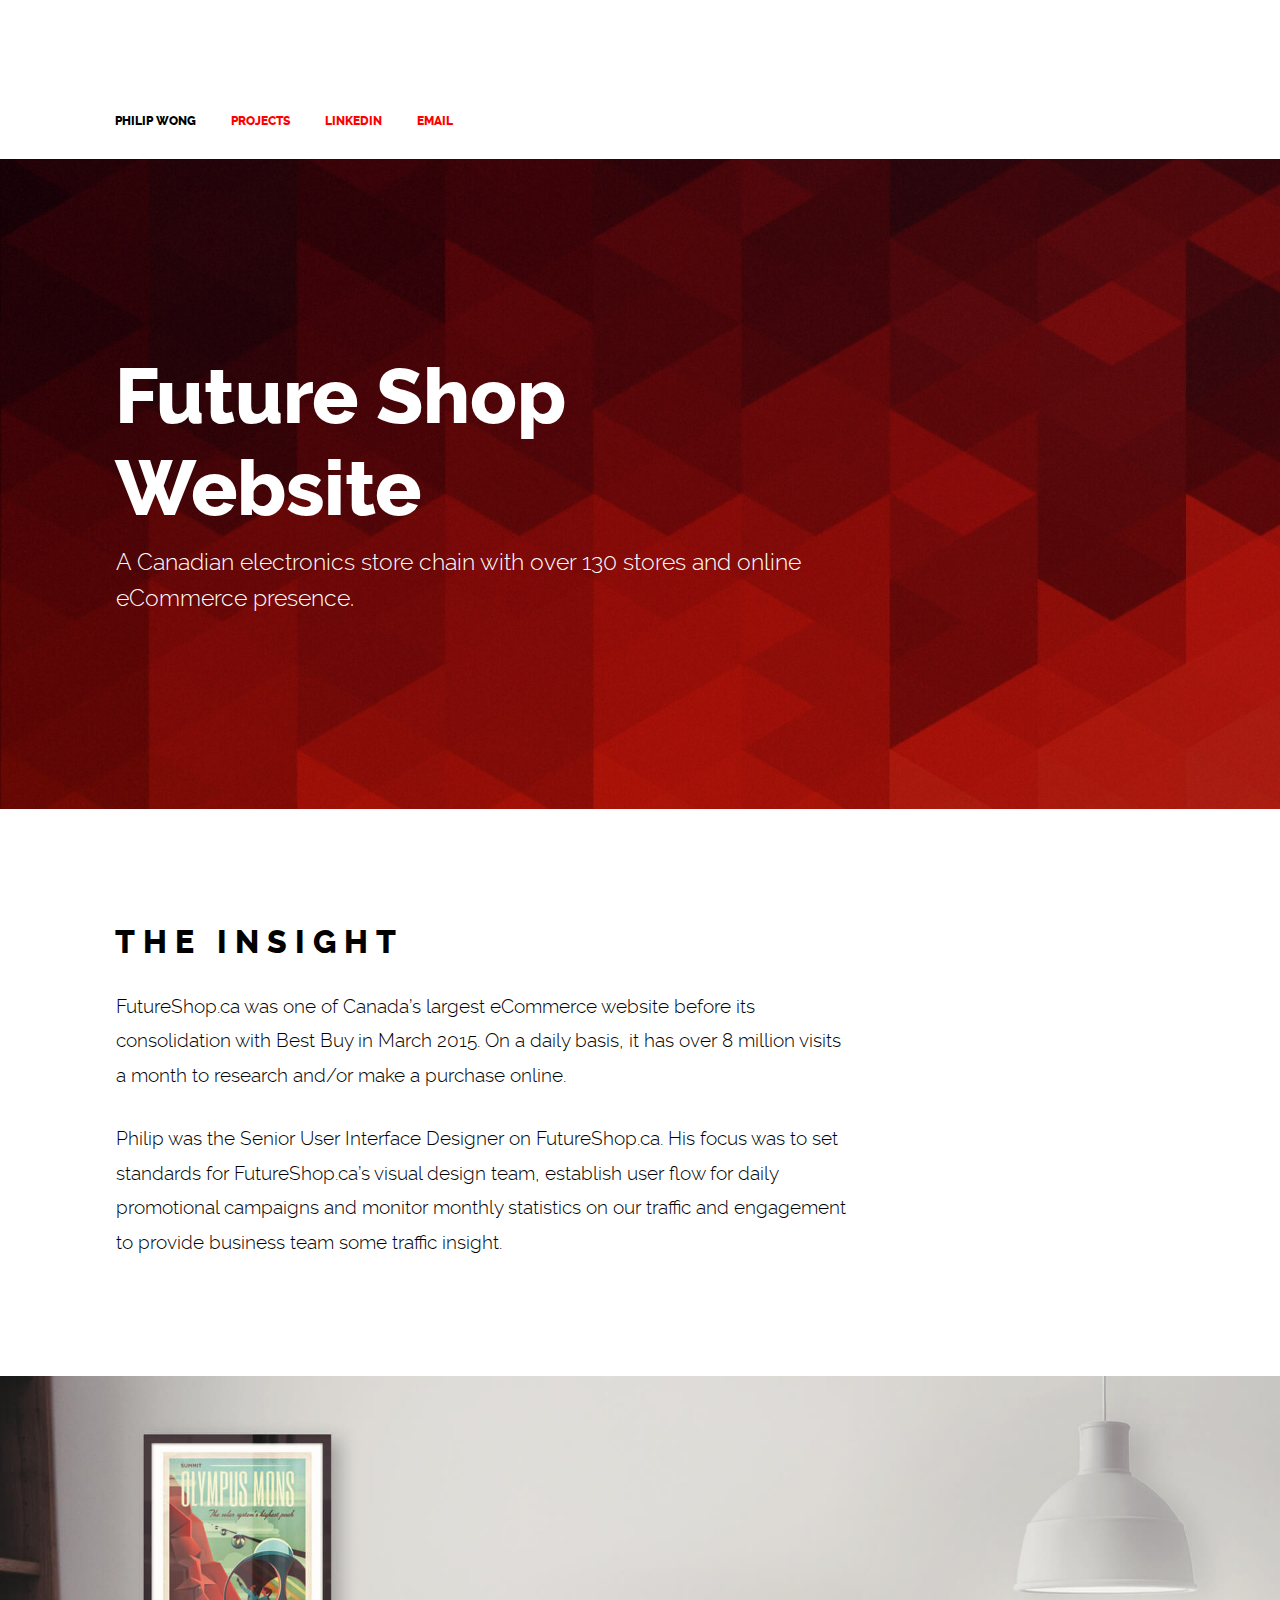
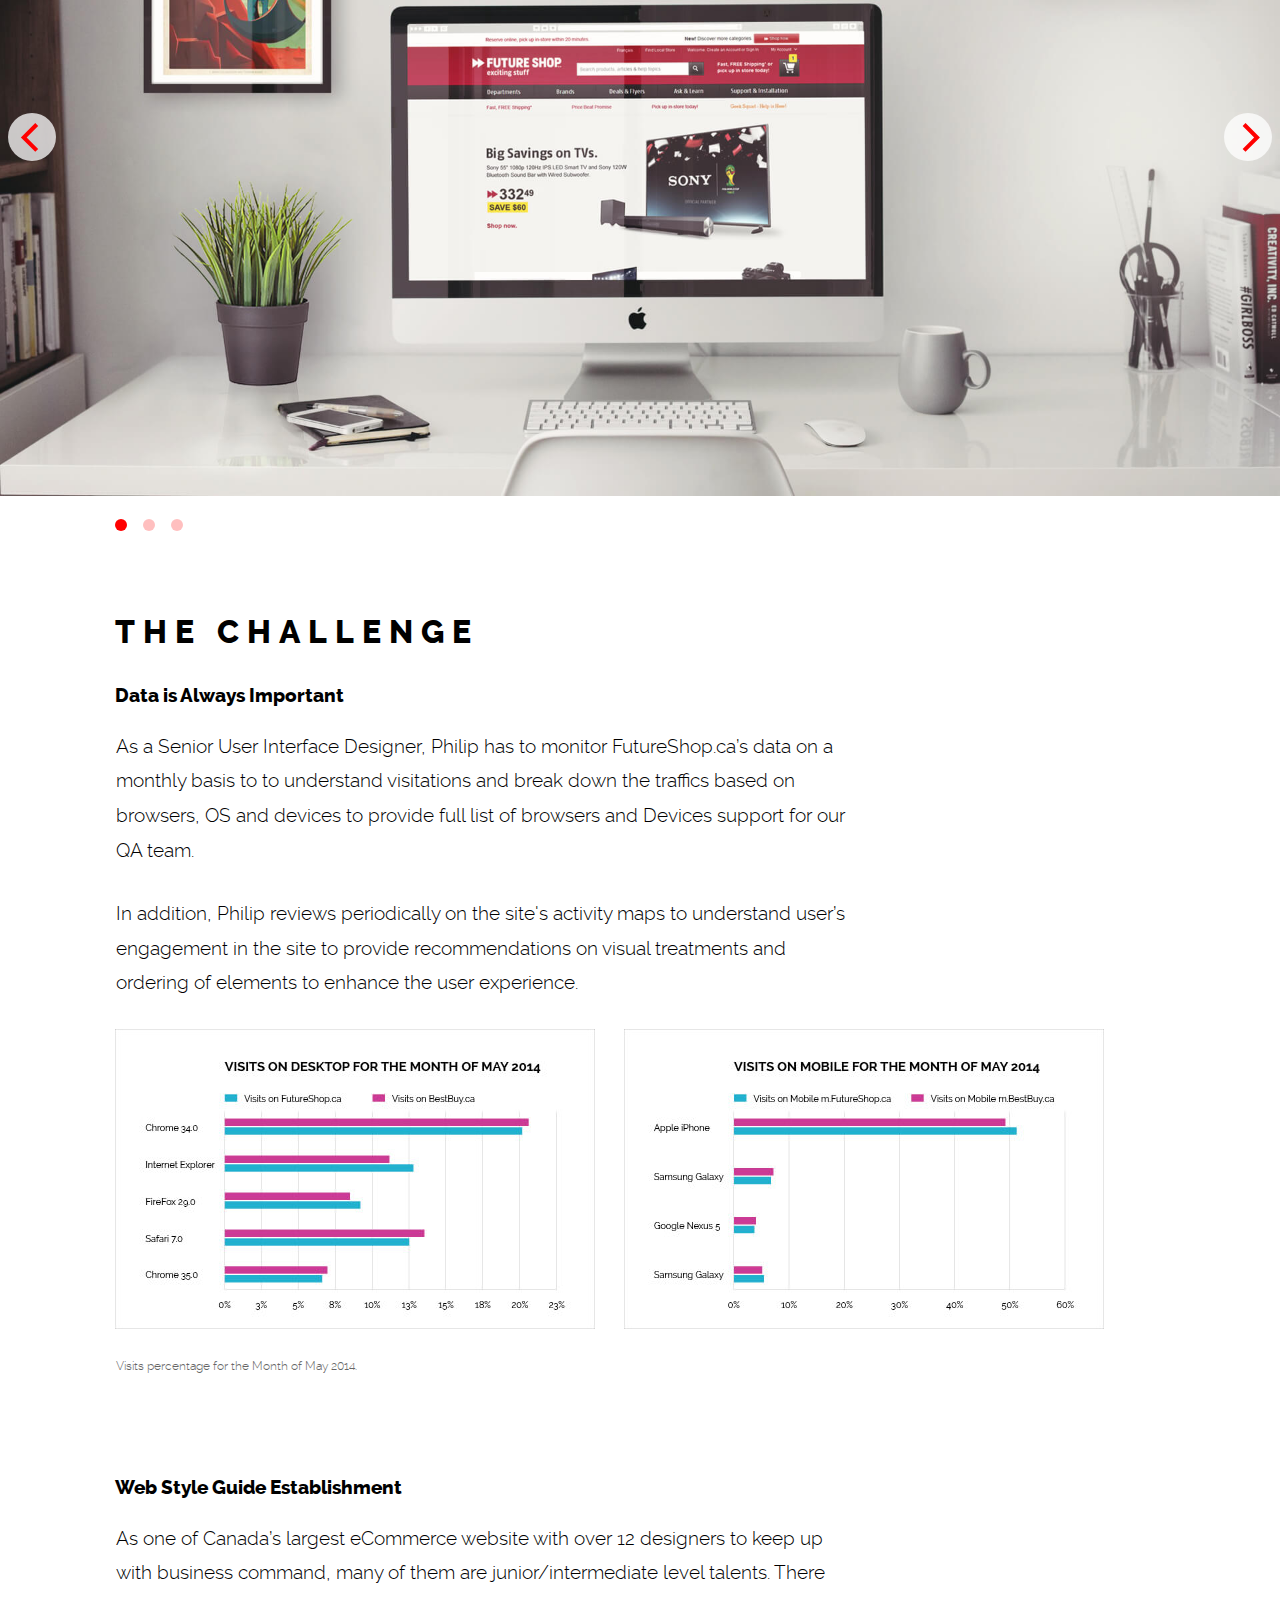
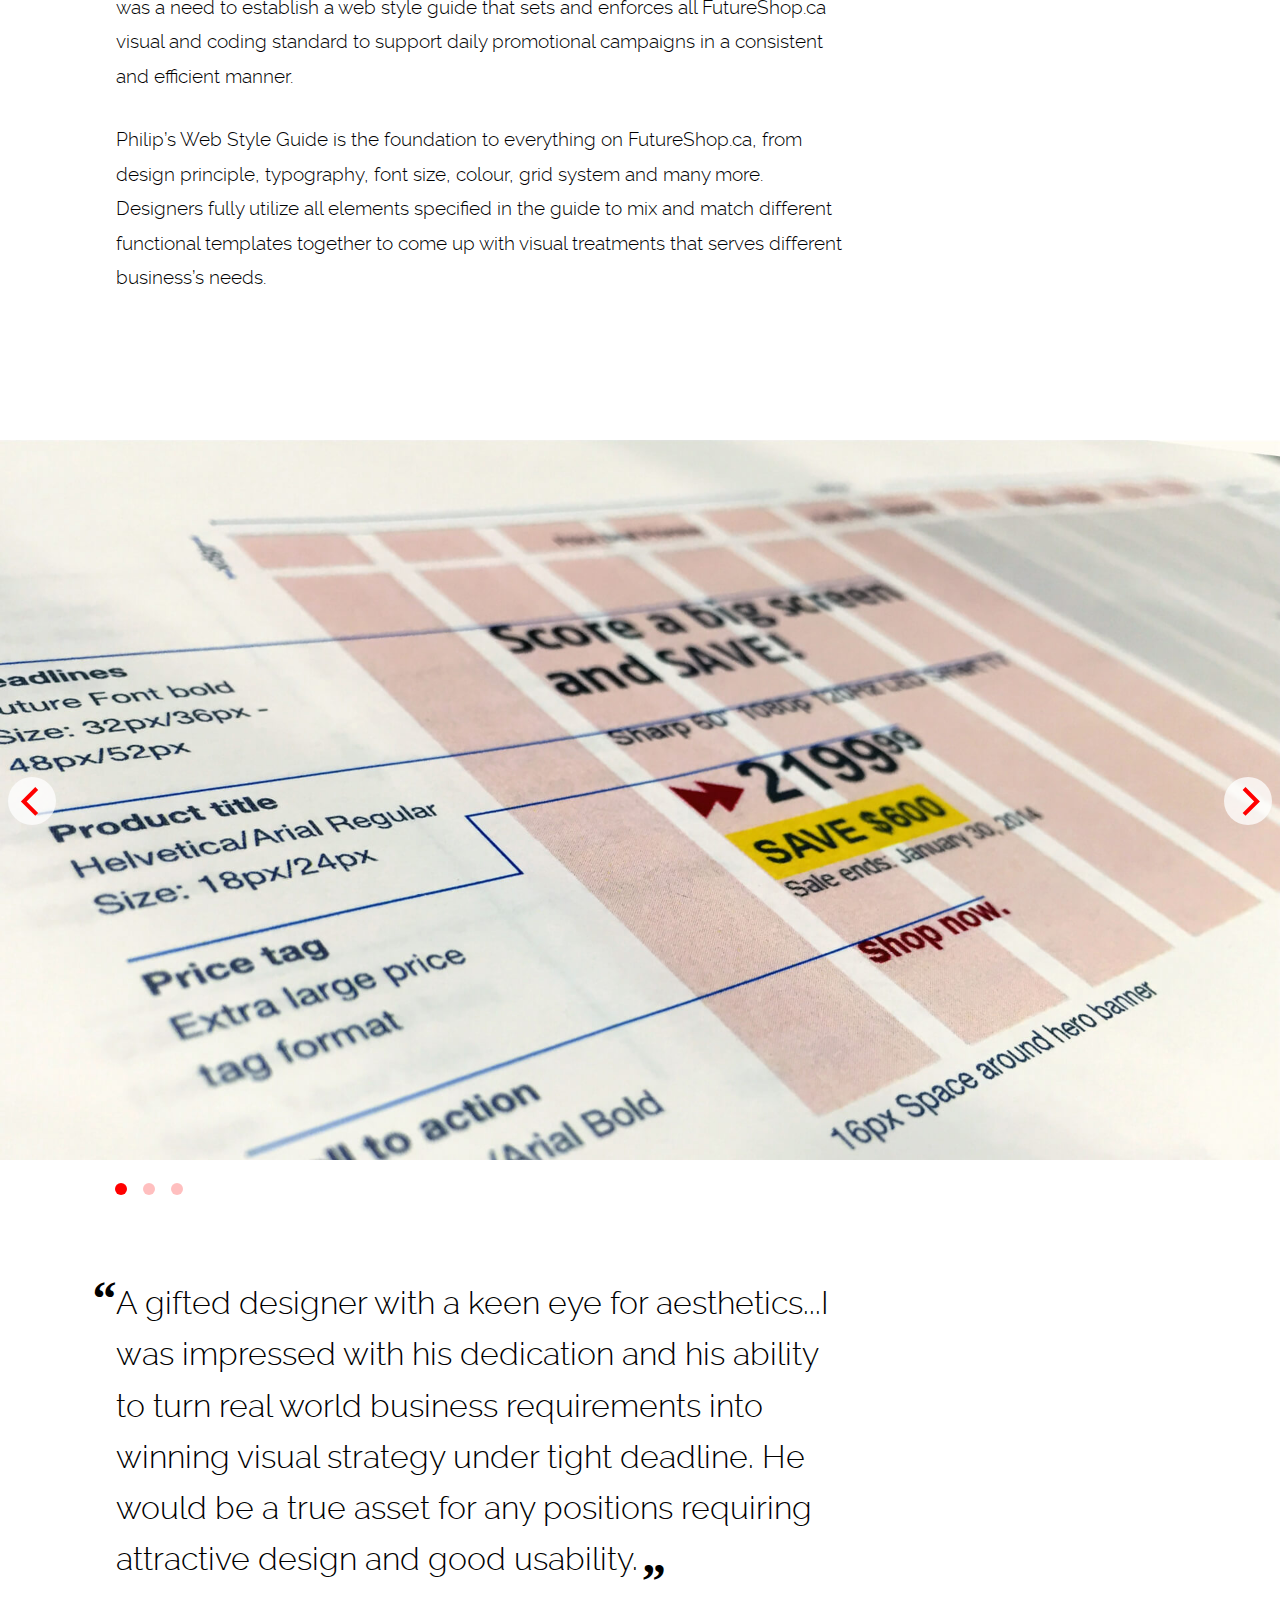
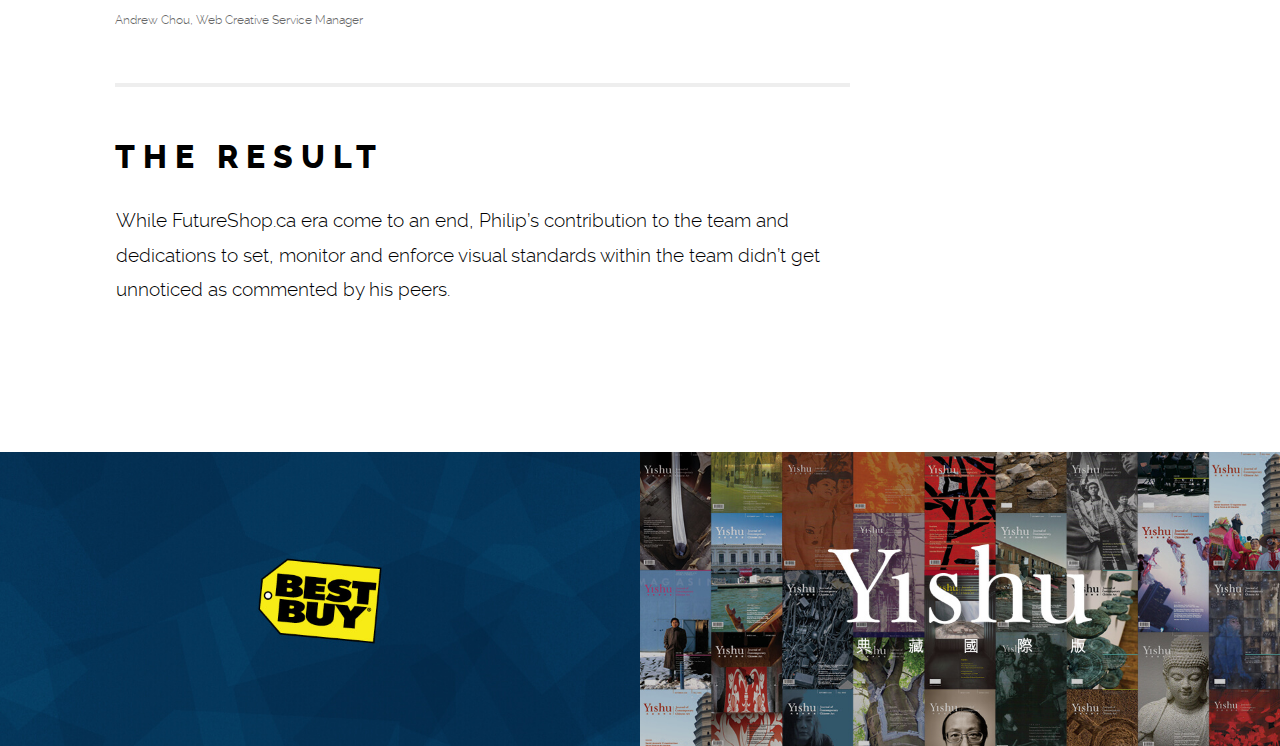
<file: portfolio/futureshop.html>
<!DOCTYPE html>
<html lang="en">
	<head>
		<title>
			Future Shop Website | Philip Wong is an experienced UI/UX designer working in Vancouver BC
		</title>
		<meta name="viewport" content="width=device-width, initial-scale=1, maximum-scale=1" />
		<meta charset="UTF-8">
		<link rel="stylesheet" type="text/css" href="css/style.min.css">
		<link rel="icon" type="image/ico" href="img/favicon.ico">
	</head>

	<body class="futureshop">
		
		<header id="Top">
			<nav class="nav-content-wrapper-label">
				<a href="index.html" class="black">Philip Wong</a>
				<a id="menu-button" class="pull-right">
					<span class="message-menu">Menu</span>
					<span class="message-close">Close</span>
				</a>
				<ul class="menu-list">
					<li><a class="menu-link" href="index.html#work">Projects</a></li>
					<li><a class="menu-link" target="_blank" href="https://ca.linkedin.com/in/philipwong67">LinkedIn</a></li>
					<li><a class="menu-link" href="mailto:pwon67@gmail.com">Email</a></li>
				</ul>
			</nav>
		</header>

		<div class="body-wrapper">
			<section class="hero-wrapper" style="background-image: url('img/fs-hero.jpg');">
				<div class="content-wrapper">
					<h1 class="headline">
						Future Shop <br/>Website
					</h1>
					<p class="no-margin-bottom">
						A Canadian electronics store chain with over 130 stores and online eCommerce presence.
					</p>
				</div>
			</section>

			<section id="content">
				<div class="content-wrapper">
					<h2>The Insight</h2>
					<p>
						FutureShop.ca was one of Canada’s largest eCommerce website before its consolidation with Best Buy in March 2015. On a daily basis, it has over 8 million visits a month to research and/or make a purchase online. 
					</p>
					<p class="no-margin-bottom">
						Philip was the Senior User Interface Designer on FutureShop.ca. His focus was to set standards for FutureShop.ca’s visual design team, establish user flow for daily promotional campaigns and monitor monthly statistics on our traffic and engagement to provide business team some traffic insight.
					</p>
				</div>
			
				<div class="gallery js-flickity" data-flickity-options='{ "wrapAround": true, "prevNextButtons": true, "imagesLoaded": true}'>
				  <div class="gallery-cell">
				  	<picture>
					    <source srcset="img/fs-feature-1.jpg">
					    <img src="img/fs-feature-1.jpg" alt="FutureShop.ca large size layout">
					</picture>
				  </div>
				  <div class="gallery-cell">
						<picture>
						    <source srcset="img/fs-feature-2.jpg">
					    	<img src="img/fs-feature-2.jpg" alt="FutureShop.ca small size layout">
						</picture>
					</div>
					<div class="gallery-cell">
						<picture>
						    <source srcset="img/fs-feature-6.jpg">
					    	<img src="img/fs-feature-6.jpg" alt="FutureShop.ca modular design">
						</picture>
					</div>
				</div>
				
				<div class="content-wrapper">
					<h2>The Challenge</h2>
					<h3>Data is Always Important</h3>
					<p>
						As a Senior User Interface Designer, Philip has to monitor FutureShop.ca’s data on a monthly basis to to understand visitations and break down the traffics based on browsers, OS and devices to provide full list of browsers and Devices support for our QA team.
					</p>
					<p> 
						In addition, Philip reviews periodically on the site's activity maps to understand user’s engagement in the site to provide recommendations on visual treatments and ordering of elements to enhance the user experience.
					</p>
					<div class="images-wrapper full-images">
						<img src="img/fs-graph-1.jpg" alt="Desktop Visits" />
						<img src="img/fs-graph-2.jpg" alt="Mobile Visits" />
						<p class="images-caption no-margin-bottom">
							Visits percentage for the Month of May 2014.
						</p>
					</div>
					<h3>Web Style Guide Establishment</h3>
					<p>
						As one of Canada’s largest eCommerce website with over 12 designers to keep up with business command, many of them are junior/intermediate level talents. There was a need to establish a web style guide that sets and enforces all FutureShop.ca visual and coding standard to support daily promotional campaigns in a consistent and efficient manner.  
					</p>
					<p> 
						Philip’s Web Style Guide is the foundation to everything on FutureShop.ca, from design principle, typography, font size, colour, grid system and many more. Designers fully utilize all elements specified in the guide to mix and match different functional templates together to come up with visual treatments that serves different business’s needs. 
					</p>
				</div>
				<div class="gallery js-flickity" data-flickity-options='{ "wrapAround": true, "imagesLoaded": true}'>
				  	<div class="gallery-cell">
						<picture>
						    <source srcset="img/fs-feature-3.jpg">
							<img src="img/fs-feature-3.jpg" alt="Banners Specifications">
						</picture>
					</div>
					<div class="gallery-cell">
						<picture>
					  		<source srcset="img/fs-feature-4.jpg">
							<img src="img/fs-feature-4.jpg" alt="Price Tag Specifications">
						</picture>
					</div>
					<div class="gallery-cell">
						<picture>
						    <source srcset="img/fs-feature-5.jpg">
							<img src="img/fs-feature-5.jpg" alt="Banners usage explanation">
						</picture>
					</div>
				</div>
				<div class="content-wrapper">
					<blockquote>
						<p>
							A gifted designer with a keen eye for aesthetics...I was impressed with his dedication and his ability to turn real world business requirements into winning visual strategy under tight deadline. He would be a true asset for any positions requiring attractive design and good usability.
						</p>
						<footer class="blockquote-caption">
							Andrew Chou, Web Creative Service Manager
						</footer>
					</blockquote>
					<h2>The Result</h2>
					<p> 
						While FutureShop.ca era come to an end, Philip’s contribution to the team and dedications to set, monitor and enforce visual standards within the team didn’t get unnoticed as commented by his peers.
					</p>
				</div>
			</section>

			<footer class="bottom-projects-wrapper">
				<figure class="project-wrapper">
					<picture>
						<source class="project-thumbnail" srcset="img/bby.jpg" media="(min-width:1025px)">
						<source class="project-thumbnail" srcset="img/bby-t.jpg" media="(min-width:569px)">
						<img class="project-thumbnail" src="img/bby-m.jpg">
					</picture>
					<a href="bestbuy.html" class="project-desc">
						<figcaption>
							<p class="project-label">
								e-Commerce
							</p>
							<p class="project-title">
								Best Buy Canada Website
							</p>
							<p class="project-link">
								Learn more.
							</p>
						</figcaption>
					</a>
				</figure>

				<figure class="project-wrapper">
					<picture>
						<source class="project-thumbnail" srcset="img/yishu.jpg" media="(min-width:1025px)">
						<source class="project-thumbnail" srcset="img/yishu-t.jpg" media="(min-width:569px)">
						<img class="project-thumbnail" src="img/yishu-m.jpg">
					</picture>
					<a href="yishu.html" class="project-desc">
						<figcaption>
							<p class="project-label">
								Print Design
							</p>
							<p class="project-title">
								Yishu: Journal of Chinese Contemporary Art
							</p>
							<p class="project-link">
								Learn More.
							</p>
						</figcaption>
					</a>
				</figure>
			</footer>
			
		</div><!--End of Body Wrapper-->	
		<script src="js/jquery.min.js"></script>
	</body>
</html>
</file>
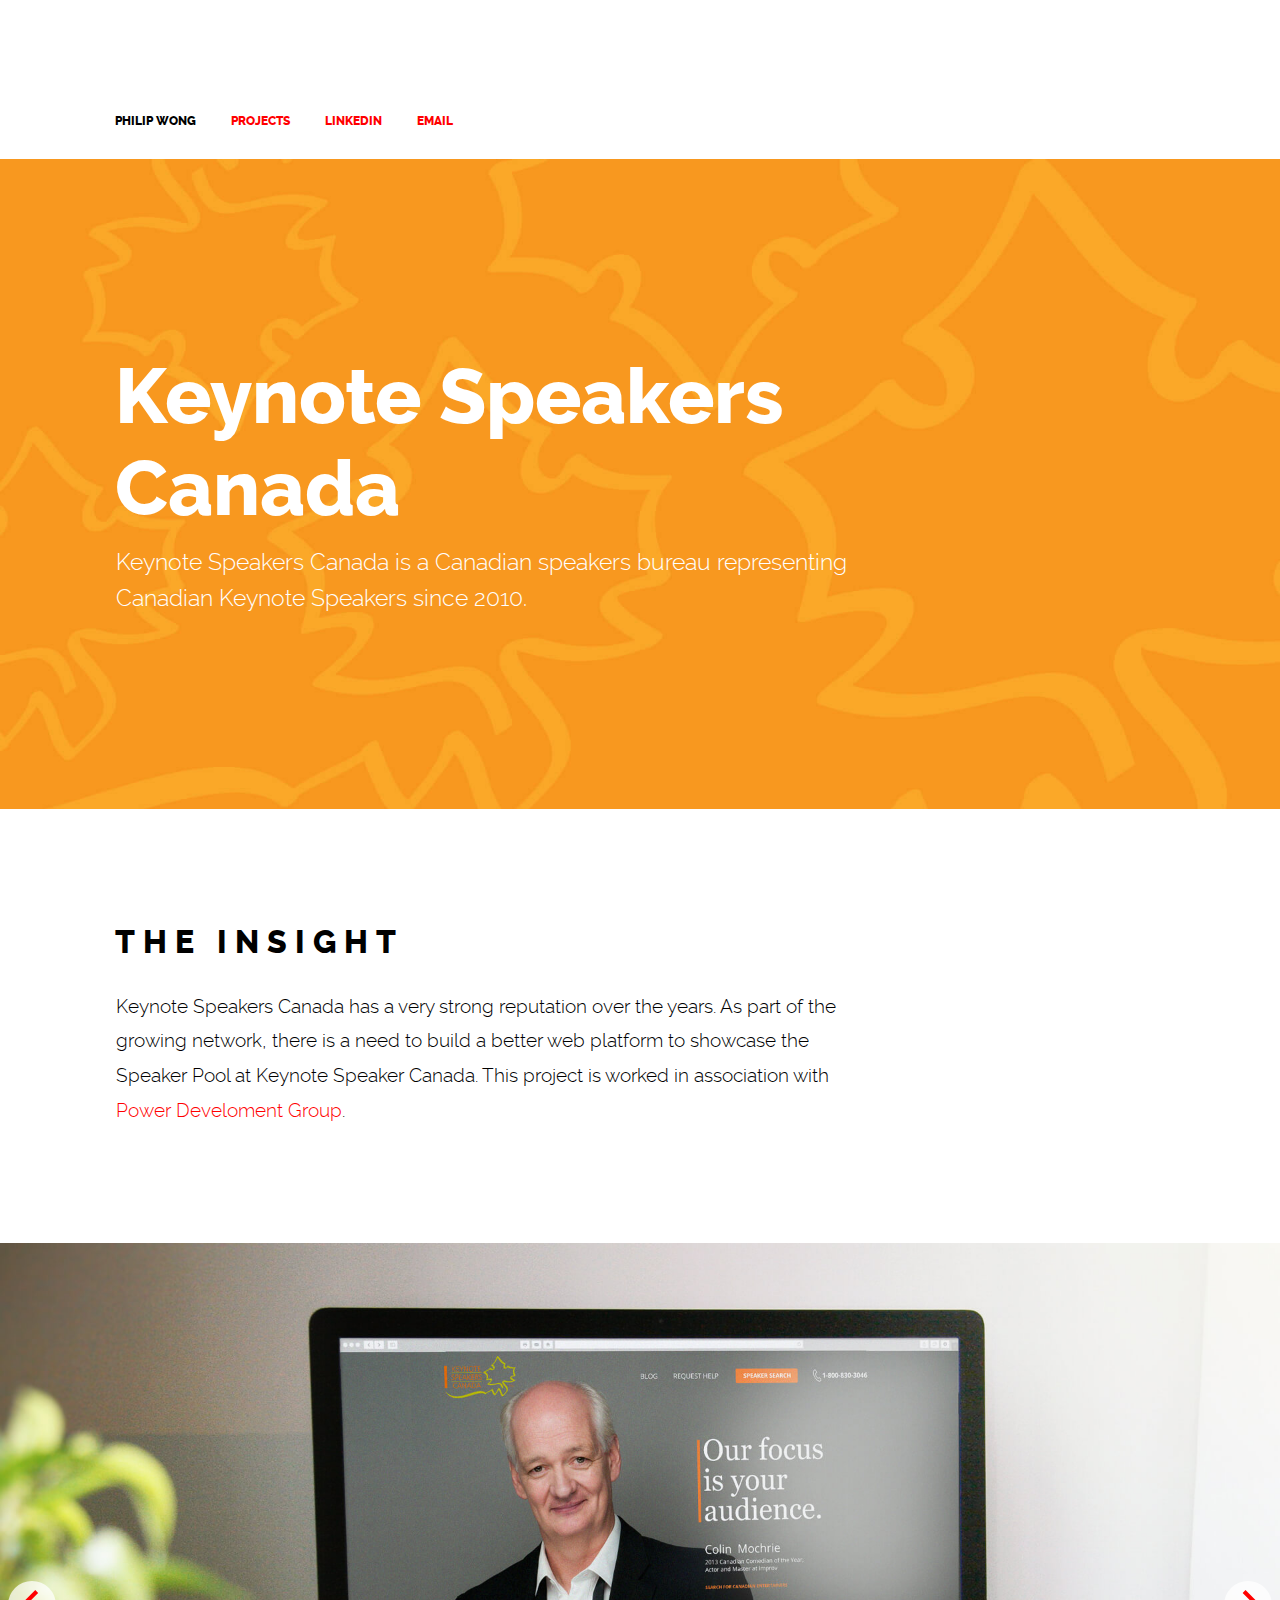
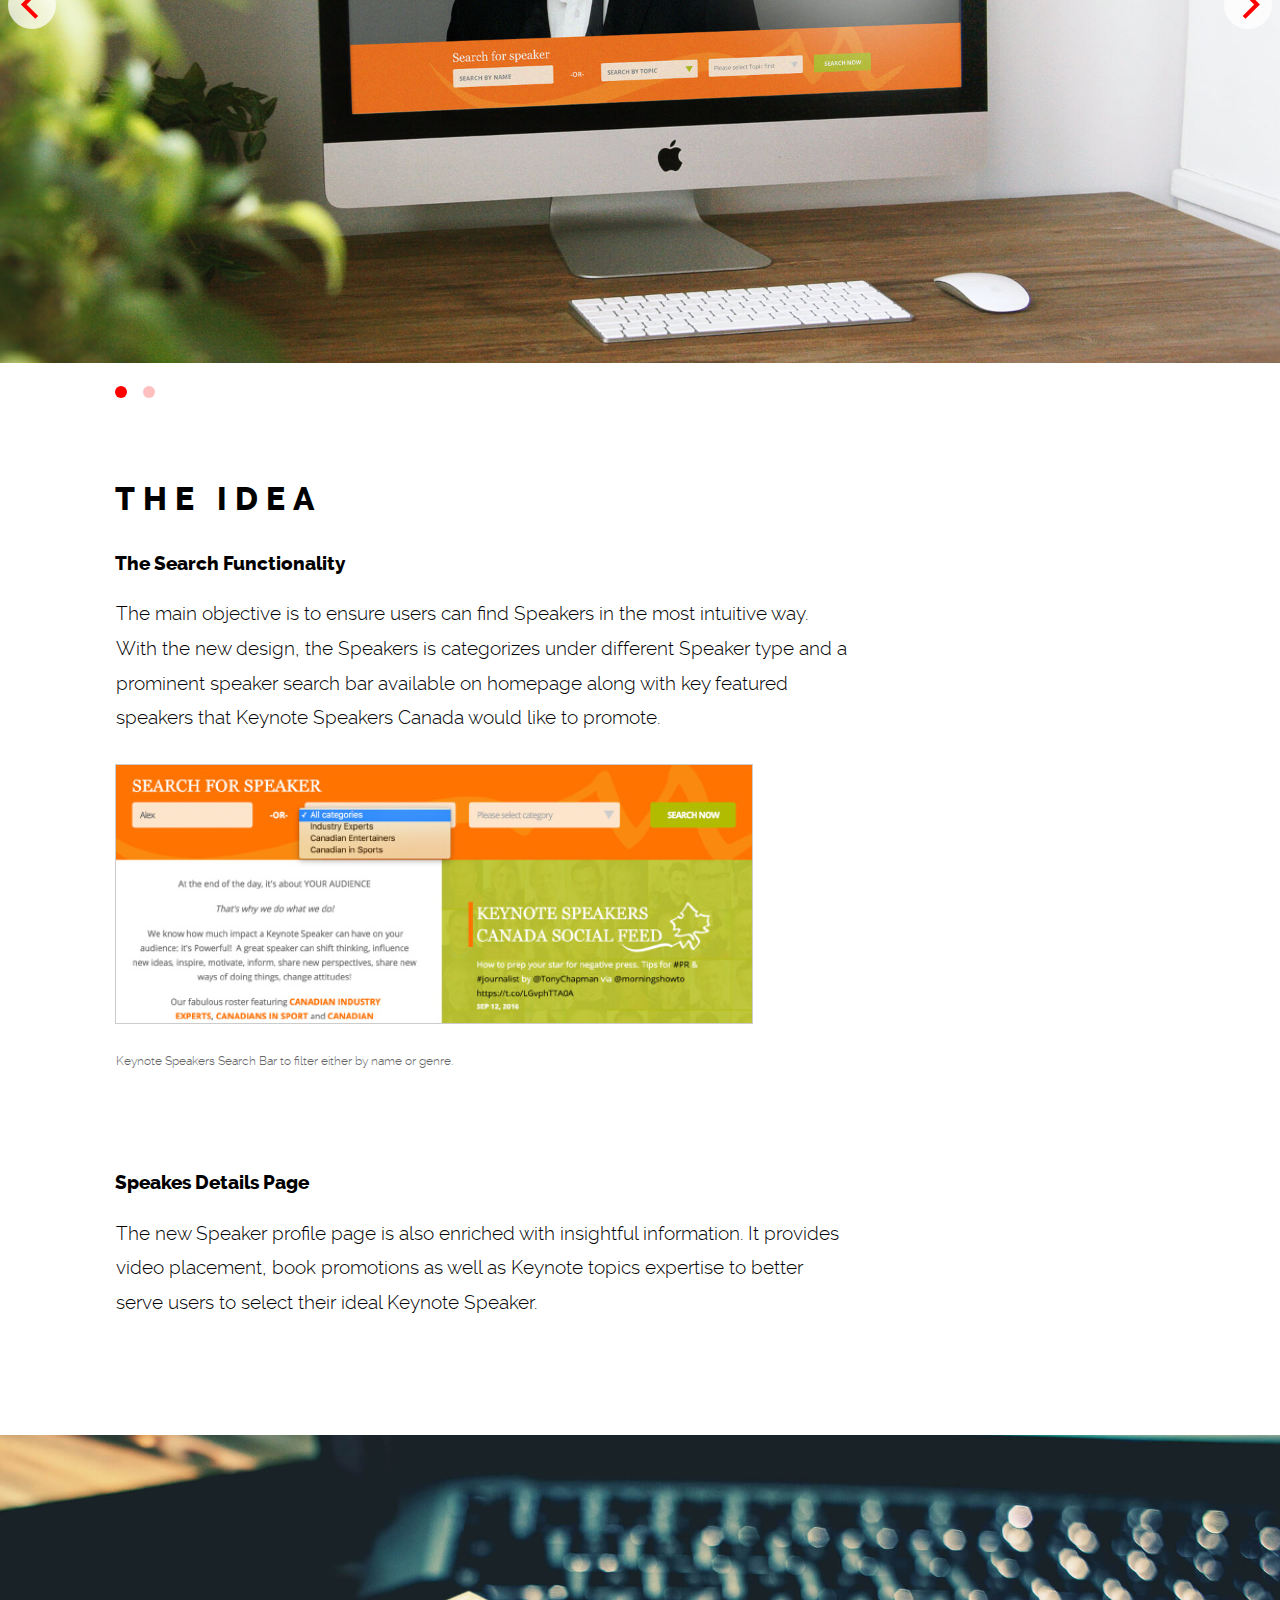
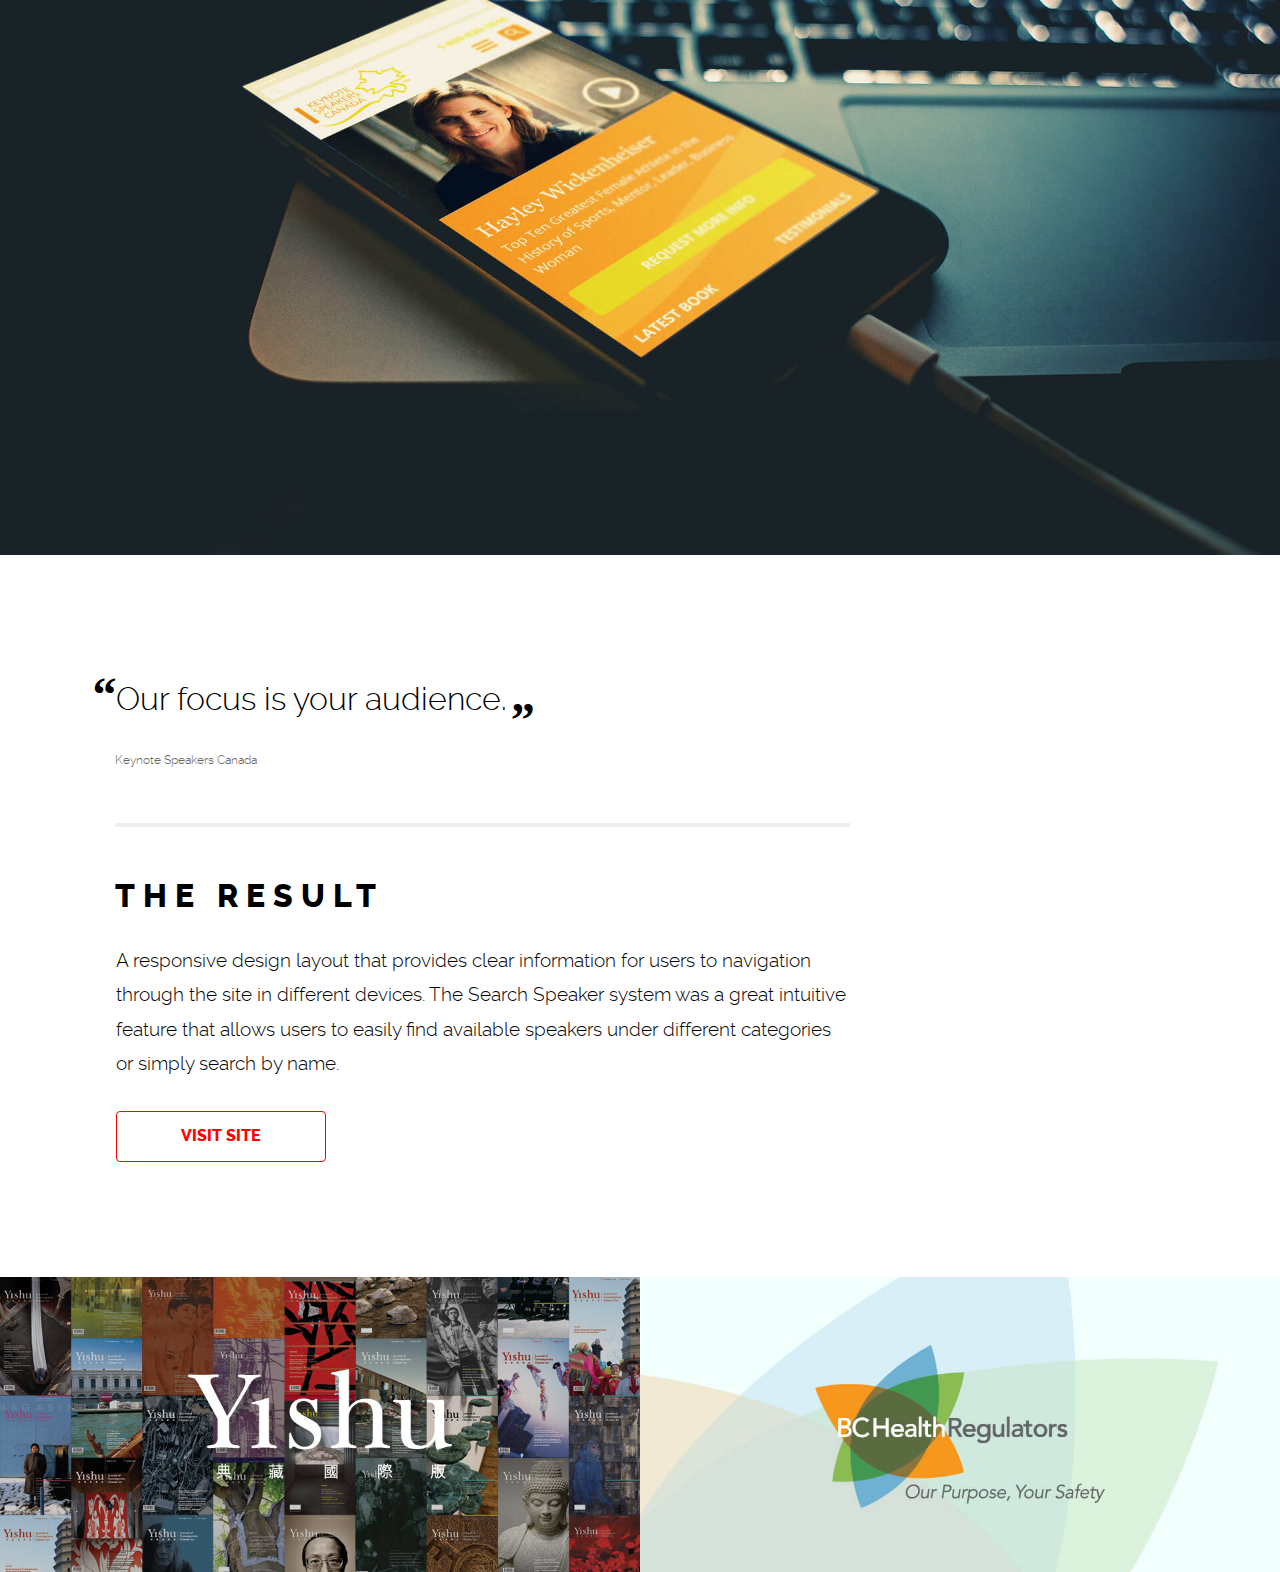
<file: portfolio/keynote-speakers-canada.html>
<!DOCTYPE html>
<html lang="en">
	<head>
		<title>
			Keynote Speakers Canada | Philip Wong is an experienced UI/UX designer working in Vancouver BC
		</title>
		<meta name="viewport" content="width=device-width, initial-scale=1, maximum-scale=1" />
		<meta charset="UTF-8">
		<link rel="stylesheet" type="text/css" href="css/style.min.css">
		<link rel="icon" type="image/ico" href="img/favicon.ico">
	</head>

	<body class="keynote">

		<header id="Top">
			<nav class="nav-content-wrapper-label">
				<a href="index.html" class="black">Philip Wong</a>
				<a id="menu-button" class="pull-right">
					<span class="message-menu">Menu</span>
					<span class="message-close">Close</span>
				</a>
				<ul class="menu-list">
					<li><a class="menu-link" href="index.html#work">Projects</a></li>
					<li><a class="menu-link" target="_blank" href="https://ca.linkedin.com/in/philipwong67">LinkedIn</a></li>
					<li><a class="menu-link" href="mailto:pwon67@gmail.com">Email</a></li>
				</ul>
			</nav>
		</header>

		<div class="body-wrapper">

			<section class="hero-wrapper" style="background-image: url('img/keynote-hero.jpg');">
				<div class="content-wrapper">
					<h1 class="headline">
						Keynote Speakers <br/>Canada
					</h1>
					<p class="no-margin-bottom">
						Keynote Speakers Canada is a Canadian speakers bureau representing Canadian Keynote Speakers since 2010. 
					</p>
				</div>
			</section>

			<section id="content">
				<div class="content-wrapper">
					<h2>The Insight</h2>
					<p class="no-margin-bottom">
						Keynote Speakers Canada has a very strong reputation over the years. As part of the growing network, there is a need to build a better web platform to showcase the Speaker Pool at Keynote Speaker Canada. This project is worked in association with <a href="http://www.powerdev.ca/" target="_blank">Power Develoment Group</a>. 
					</p>
				</div>
			
				<div class="gallery js-flickity" data-flickity-options='{ "wrapAround": true, "imagesLoaded": true}'>
				  	<div class="gallery-cell">
						<picture>
					  		<source srcset="img/keynote-feature-1.jpg" media="(min-width: 1025px)">
							<img src="img/keynote-feature-1.jpg" alt="">
						</picture>
					</div>
					<div class="gallery-cell">
						<picture>
					  		<source srcset="img/keynote-feature-2.jpg" media="(min-width: 1025px)">
							<img src="img/keynote-feature-2.jpg" alt="">
						</picture>
					</div>
				</div>
				
				<div class="content-wrapper">
					<h2>The Idea</h2>
					<h3>The Search Functionality</h3>
					<p>
						The main objective is to ensure users can find Speakers in the most intuitive way.  With the new design, the Speakers is categorizes under different Speaker type and a prominent speaker search bar available on homepage along with key featured speakers that Keynote Speakers Canada would like to promote. 
					</p>
					<div class="images-wrapper full-images">
						<img src="img/keynote-search-bar.jpg" alt="Search Bar" />
						<p class="images-caption no-margin-bottom">
							Keynote Speakers Search Bar to filter either by name or genre.
						</p>
					</div>
					<!--<h3>Prominent Toll Free Number</h3>
					<p> 
						It is also important to for the Phone number to be  visible globally so customers can reach Keynote Speakers Canada as soon as they find their speakers in person.
					</p>-->
					<h3>Speakes Details Page</h3>
					<p class="no-margin-bottom">
						The new Speaker profile page is also enriched with insightful information. It provides video placement, book promotions as well as Keynote topics expertise to better serve users to select their ideal Keynote Speaker.
					</p>
				</div>

				<div class="gallery">
				  	<div class="gallery-cell">
						<picture>
					  		<source srcset="img/keynote-feature-3.jpg" media="(min-width: 1025px)">
							<img src="img/keynote-feature-3.jpg" alt="">
						</picture>
					</div>
				</div>
				<div class="content-wrapper">
					<blockquote>
						<p>
							Our focus is your audience.
						</p>
						<footer class="blockquote-caption">Keynote Speakers Canada</footer>
					</blockquote>
					<h2>The Result</h2>
					<p> 
						A responsive design layout that provides clear information for users to navigation through the site in different devices. The Search Speaker system was a great intuitive feature that allows users to easily find available speakers under different categories or simply search by name.
					</p>
					<p class="no-margin-bottom"> 
						<a class="btn" href="http://keynotespeakerscanada.ca" target="_blank"><strong>Visit Site</strong></a>
					</p>
				</div>
			</section>

			<footer class="bottom-projects-wrapper">
				<figure class="project-wrapper">
					<picture>
						<source class="project-thumbnail" srcset="img/yishu.jpg" media="(min-width:1025px)">
						<source class="project-thumbnail" srcset="img/yishu-t.jpg" media="(min-width:569px)">
						<img class="project-thumbnail" src="img/yishu-m.jpg">
					</picture>
					<a href="yishu.html" class="project-desc">
						<figcaption>
							<p class="project-label">
								Print Design
							</p>
							<p class="project-title">
								Yishu: Journal of Chinese Contemporary Art
							</p>
							<p class="project-link">
								Learn More.
							</p>
						</figcaption>
					</a>
				</figure>
				<figure class="project-wrapper">
					<picture>
						<source class="project-thumbnail" srcset="img/bchr.jpg" media="(min-width:1025px)">
						<source class="project-thumbnail" srcset="img/bchr-t.jpg" media="(min-width:569px)">
						<img class="project-thumbnail" src="img/bchr-m.jpg">
					</picture>
					<a href="bc-health-regulators.html" class="project-desc">
						<figcaption>
							<p class="project-label">		
								Web Design
							</p>
							<p class="project-title">
								BC Health Regulators
							</p>
							<p class="project-link">
								Learn more.
							</p>
						</figcaption>
					</a>
				</figure>
			</footer>

		</div><!--End of Body Wrapper-->	
	
		<script src="js/jquery.min.js"></script>	
	</body>

</html>
</file>
<file: portfolio/css/style.min.css>
.footer-wrapper li a:focus,.footer-wrapper li a:hover,a{text-decoration:none}.btn,h2{text-transform:uppercase}.btn,.footer-wrapper li{text-align:center;display:block}.btn,.footer-wrapper li,figcaption,figure,footer,header,nav,section{display:block}a,blockquote,body,div,figcaption,figure,footer,h1,h2,h3,header,html,li,nav,ol,p,section,span,ul{margin:0;padding:0;border:0;font:inherit;vertical-align:bottom;position:relative}body{line-height:1;-webkit-text-size-adjust:100%}ol,ul{list-style:none}@-ms-viewport{width:device-width}@font-face{font-family:Raleway;src:url(../fonts/raleway-extrabold-webfont.eot);src:url(../fonts/raleway-extrabold-webfont.eot?#iefix) format('embedded-opentype'),url(../fonts/raleway-extrabold-webfont.woff2) format('woff2'),url(../fonts/raleway-extrabold-webfont.woff) format('woff'),url(../fonts/raleway-extrabold-webfont.ttf) format('truetype'),url(../fonts/raleway-extrabold-webfont.svg#ralewayextrabold) format('svg');font-weight:800}@font-face{font-family:Raleway;src:url(../fonts/raleway-light-webfont.eot);src:url(../fonts/raleway-light-webfont.eot?#iefix) format('embedded-opentype'),url(../fonts/raleway-light-webfont.woff2) format('woff2'),url(../fonts/raleway-light-webfont.woff) format('woff'),url(../fonts/raleway-light-webfont.ttf) format('truetype'),url(../fonts/raleway-light-webfont.svg#ralewaylight) format('svg');font-weight:300}.headline{font:800 2.5rem/1.2 Raleway,san-serif;margin-bottom:.5rem}blockquote p,h2{font:800 2rem/1.2 Raleway,san-serif;margin-bottom:3vmin}h3{font:800 1rem/1.8 Raleway,san-serif;margin-bottom:1rem}.footer-wrapper li a,.listing li,.project-title,p{font:300 1rem/1.8 Raleway,san-serif}.listing li,.project-title,p{margin:0 0 1rem .1vw}.footer-wrapper li a{color:rgba(102,102,102,1)}.hero-wrapper p,.project-title{line-height:1.6;margin-bottom:2rem}.listing{padding-left:1.2rem}.listing li{list-style-type:decimal;margin-bottom:.5rem}.project-label,.project-title{margin-bottom:.5rem;color:rgba(255,255,255,1);text-decoration:none}blockquote{margin:0 0 3.2rem;border-bottom:4px solid #eee;padding:0 0 3.4rem}blockquote p{font-weight:400}blockquote p:after,blockquote p:before{position:absolute;font:400 2rem/1.2 san-serif}blockquote p:before{content:'\201C';left:-1.2rem;top:-.2rem}blockquote p:after{content:'\201D';margin-top:.5rem;margin-left:.2rem}[class*=label]{font:800 .75rem/1 Raleway,san-serif;text-transform:uppercase}[class*='-caption']{font:400 .75rem/1.4 Raleway,san-serif;display:block;color:rgba(102,102,102,1);clear:both}a{color:rgba(255,0,0,1);cursor:pointer}.project-link:focus,.project-link:hover,a:focus,a:hover{text-decoration:underline;cursor:pointer}[class*=nav-content-wrapper-label] a:hover,a.project-desc:focus,a.project-desc:hover{text-decoration:none}.btn{border:1px solid red;border-radius:4px;padding:.65rem 4rem;font-size:1rem}.btn:focus,.btn:hover{text-decoration:none;color:rgba(255,255,255,1);background:rgba(255,0,0,1)}strong{font-weight:800}.black{color:rgba(0,0,0,1)!important}.pull-right{float:right}.no-margin-bottom{margin-bottom:0!important}.inline-block{display:inline-block}[class*=wrapper]{overflow:hidden;background-size:cover}[class*=content-wrapper]{padding:9vw}.hero-wrapper{color:rgba(255,255,255,1)}.hero-wrapper .content-wrapper{padding-top:15vw;padding-bottom:15vw}.footer-wrapper{background:rgba(35,35,35,1)}.footer-wrapper .content-wrapper{padding-top:2rem;padding-bottom:2rem}[class*=nav-content-wrapper]{padding-top:4rem;padding-bottom:2rem;overflow:visible}.menu-list{background:rgba(0,0,0,1);height:480px;left:0;top:4.75rem;width:100%}.menu-list.menu-open-wrapper li{text-align:right;margin-bottom:3rem;font:400 2rem/1 Raleway,Serif;text-transform:none}.menu-list,.message-close,.message-menu.menu-open-wrapper{display:none}.body-wrapper.menu-open-wrapper{z-index:-1;height:0}.menu-list.menu-open-wrapper,.message-close.menu-open-wrapper{display:inline}[class*=project-wrapper]{display:block;background-color:rgba(0,0,0,1);color:rgba(255,255,255,1)}.project-wrapper{width:50%;height:calc(50vw - 8px);float:left}.project-thumbnail{width:100%;height:auto;-webkit-transform:scale(1);transform:scale(1);-webkit-transition:.3s ease-in-out;transition:.3s ease-in-out}[class*=project-wrapper].hover .project-thumbnail,[class*=project-wrapper]:focus .project-thumbnail,[class*=project-wrapper]:hover .project-thumbnail{-webkit-transform:scale(1.1);transform:scale(1.1)}.project-desc{position:absolute;top:0;left:0;background:rgba(0,0,0,.85);height:83%;width:83%;opacity:0;visibility:hidden;padding:9%;-webkit-transition:-webkit-transform .5s,opacity .5s;-moz-transition:-moz-transform .5s,opacity .5s;transition:transform .5s,opacity .5s}.project-wrapper:focus .project-desc,.project-wrapper:hover .project-desc{opacity:1;visibility:visible}.flickity-enabled{position:relative}.flickity-enabled:focus{outline:0}.flickity-viewport{overflow:hidden;position:relative;height:100%}.flickity-slider{position:absolute;width:100%;height:100%}.flickity-enabled.is-draggable{-webkit-tap-highlight-color:transparent;tap-highlight-color:transparent;-webkit-user-select:none;-moz-user-select:none;-ms-user-select:none;user-select:none}.flickity-enabled.is-draggable .flickity-viewport{cursor:move;cursor:-webkit-grab;cursor:grab}.flickity-enabled.is-draggable .flickity-viewport.is-pointer-down{cursor:-webkit-grabbing;cursor:grabbing}.flickity-prev-next-button{display:none}.flickity-page-dots{position:relative;bottom:-.5rem;padding:0;margin:0 9vw;z-index:1}.flickity-rtl .flickity-page-dots{direction:rtl}.flickity-page-dots .dot{display:inline-block;width:.75rem;height:.75rem;margin:0 .5rem;background:red;border-radius:50%;opacity:.25;cursor:pointer}.flickity-page-dots .dot:first-child{margin-left:0}.flickity-page-dots .dot.is-selected{opacity:1}.gallery-cell{height:auto;width:100%}.gallery-cell img{width:100%}.images-wrapper{margin-bottom:2rem}.images-wrapper img{width:calc(50% - .5rem);float:left;margin:0 1rem 1rem 0}.full-images img{width:100%}.images-wrapper img:nth-child(2n){margin-right:0}.images-wrapper .images-label{clear:both}.video-wrapper{position:relative;padding-bottom:56.25%;height:0}.video-wrapper iframe{position:absolute;top:0;left:0;width:100%;height:100%}@media only screen and (max-width :569px){.bestbuy blockquote p,.futureshop blockquote p{font:400 1rem/1.8 Raleway,san-serif}}@media only screen and (min-width :569px){.flickity-prev-next-button{position:absolute;top:50%;width:3rem;height:3rem;border:none;border-radius:50%;background:#fff;background:hsla(0,0%,100%,.75);cursor:pointer;display:block;-webkit-transform:translateY(-50%);transform:translateY(-50%)}.flickity-prev-next-button:hover{background:#fff}.flickity-prev-next-button:focus{outline:0;box-shadow:0 0 0 5px #09F}.flickity-prev-next-button:active{opacity:.6}.flickity-prev-next-button.previous{left:.5rem}.flickity-prev-next-button.next{right:.5rem}.flickity-rtl .flickity-prev-next-button.previous{left:auto;right:.5rem}.flickity-rtl .flickity-prev-next-button.next{right:auto;left:.5rem}.flickity-prev-next-button:disabled{opacity:.3;cursor:auto}.flickity-prev-next-button svg{position:absolute;left:20%;top:20%;width:60%;height:60%}.flickity-prev-next-button .arrow{fill:red}.flickity-page-dots{position:absolute;bottom:-1.2rem}.project-wrapper{height:33.3333vw}}@media (min-width :768px){.headline{font-size:3.6rem}h2{letter-spacing:.5rem}.listing li,.project-title,h3,p{font-size:1.2rem}blockquote p{max-width:100%;line-height:1.6}blockquote p:before{font:800 3rem/1.2 san-serif;left:-1.5rem;top:-.5rem}blockquote p:after{font:800 3rem/1.2 san-serif;margin-top:1.1rem}.footer-wrapper ul{text-align:center}.footer-wrapper li{display:inline-block;margin-right:2.4rem}.footer-wrapper li a:focus,.footer-wrapper li a:hover{border-bottom:4px solid #666}p{max-width:90%;margin-bottom:1.8rem}.btn{text-align:left;display:inline-block}.flickity-page-dots{bottom:-2rem}.footer-wrapper .content-wrapper{padding-top:2vw;padding-bottom:2vw}.nav-content-wrapper-label{padding-top:9vw}.nav-content-wrapper-label a:focus,.nav-content-wrapper-label a:hover{border-bottom:4px solid red;text-decoration:none}#menu-button{display:none}.menu-list,.menu-list li{display:inline-block}.menu-list li,.menu-list.menu-open-wrapper li{margin-left:2rem;margin-bottom:0;font:800 .75rem/1 Raleway,serif}.menu-list{background:0 0;height:auto;top:0;position:relative;padding-top:0;border-top:0;width:auto}.menu-list.menu-open-wrapper li a{font:800 .75rem/1 Raleway,san-serif;text-transform:uppercase;padding:0;display:inline;text-align:left}.menu-open-wrapper{overflow:visible}.body-wrapper.menu-open-wrapper{display:block;overflow:hidden;z-index:0;height:auto}.images-wrapper{width:82vw;margin:1.4rem 0 6rem}.images-wrapper img{float:left;width:auto;margin:0 1.8rem 1.8rem 0}.images-wrapper img:nth-child(2n){margin-right:1.8rem}.images-wrapper img:nth-last-child(-n+2){margin-bottom:1.8rem}}@media (min-width :1025px){.headline{font-size:6vw}.hero-wrapper p,.project-title{font-size:1.8vw}p{max-width:70%}blockquote{margin-right:30%}.project-wrapper{height:23vw}.home-projects-wrapper .project-wrapper{width:33.3333%}}
</file>
